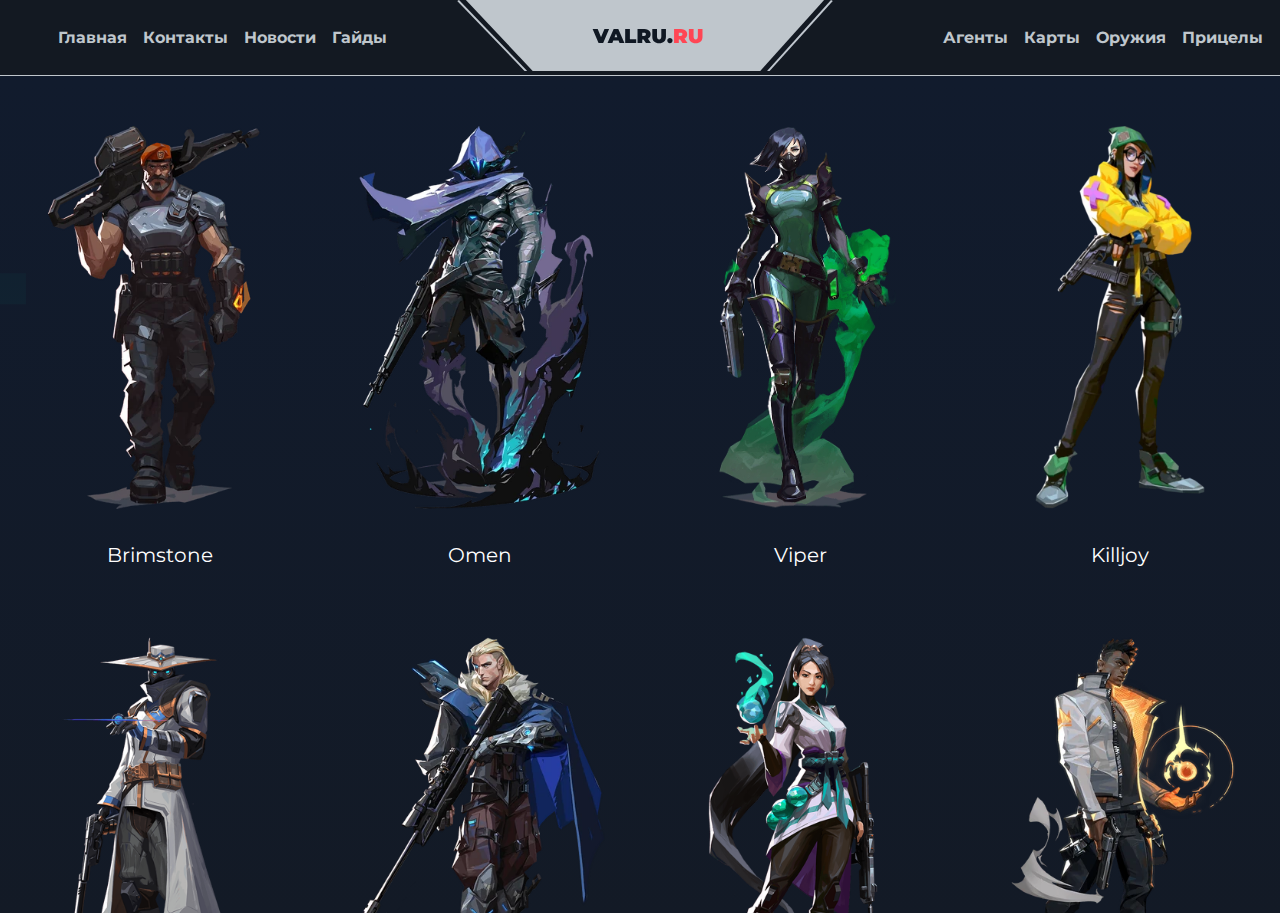
<file: agents/index.html>
<!doctype html>
<html lang="ru">
<head>
    <meta charset="UTF-8">
    <meta name="viewport"
          content="width=device-width, user-scalable=no, initial-scale=1.0, maximum-scale=1.0, minimum-scale=1.0">
    <meta http-equiv="X-UA-Compatible" content="ie=edge">
    <link rel="stylesheet" href="agents_valorant.css">
    <link rel="stylesheet" href="../header.css">
    <link rel="stylesheet" href="../footer.css">
    <link rel="preconnect" href="https://fonts.googleapis.com">
    <link rel="preconnect" href="https://fonts.gstatic.com" crossorigin>
    <link href="https://fonts.googleapis.com/css2?family=Montserrat:wght@400;700&display=swap" rel="stylesheet">
    <title>Агенты Valorant: изучение персонажей, их история, класс и многое другое.</title>
</head>
<body>
<!-- Yandex.Metrika counter -->
<script type="text/javascript" >
    (function(m,e,t,r,i,k,a){m[i]=m[i]||function(){(m[i].a=m[i].a||[]).push(arguments)};
        m[i].l=1*new Date();
        for (var j = 0; j < document.scripts.length; j++) {if (document.scripts[j].src === r) { return; }}
        k=e.createElement(t),a=e.getElementsByTagName(t)[0],k.async=1,k.src=r,a.parentNode.insertBefore(k,a)})
    (window, document, "script", "https://mc.yandex.ru/metrika/tag.js", "ym");

    ym(92430597, "init", {
        clickmap:true,
        trackLinks:true,
        accurateTrackBounce:true
    });
</script>
<noscript><div><img src="https://mc.yandex.ru/watch/92430597" style="position:absolute; left:-9999px;" alt="" /></div></noscript>
<!-- /Yandex.Metrika counter -->
<!-- Google tag (gtag.js) -->
<script async src="https://www.googletagmanager.com/gtag/js?id=G-844KLN6DTL"></script>
<script>
    window.dataLayer = window.dataLayer || [];
    function gtag(){dataLayer.push(arguments);}
    gtag('js', new Date());

    gtag('config', 'G-844KLN6DTL');
</script>
<header class='container_header'>
    <div class='header'>
        <div class='left_list'>
            <ul>
                <a href="../"><li>Главная</li></a>
                <a href="../contacts"><li>Контакты</li></a>
                <a href="../news"><li>Новости</li></a>
                <a href="../guides"><li>Гайды</li></a>
            </ul>
        </div>
        <div class='logo'>
            <a href='/'><img class='header_logo' src='../img/logo.svg' alt="logo"/></a>
        </div>
        <div class='mobileLogo'>
            <a href='./'><h1>VALRU.RU</h1></a>
        </div>
        <div class="right_list">
            <ul>
                <a href='./'><li>Агенты</li></a>
                <a href="../maps"><li>Карты</li></a>
                <a href='../weapons'><li>Оружия</li></a>
                <a href="../sights"><li>Прицелы</li></a>
            </ul>
        </div>
        <div class="menu-btn">
            <span></span>
            <span></span>
            <span></span>
        </div>
        <div class="menu">
            <nav>
                <ul>
                    <li><a href="../">Главная</a></li>
                    <li><a href="../contacts">Контакты</a></li>
                    <li><a href="../news">Новости</a></li>
                    <li><a href="../guides">Гайды</a></li>
                    <li><a href="./">Агенты</a></li>
                    <li><a href="../maps">Карты</a></li>
                    <li><a href="../weapons">Оружия</a></li>
                    <li><a href="../sights">Прицелы</a></li>
                </ul>
            </nav>
        </div>
    </div>
</header>
<div class='wrapper_agents'>
    <div class='container_items'>
        <div class='items element-animation'>
            <a href="#">
                <img width='250' src='../img/Brimstone.webp' alt="Brimstone"/>
                <p>Brimstone</p>
            </a>
        </div>
        <div class='items element-animation'>
            <a href="#">
                <img width='250' src='../img/Omen.webp' alt="Omen"/>
                <p>Omen</p>
            </a>
        </div>
        <div class='items element-animation'>
            <a href="#">
                <img width='250' src='../img/Viper.webp' alt="Viper"/>
                <p>Viper</p>
            </a>
        </div>
        <div class='items element-animation'>
            <a href="#">
                <img width='250' src='../img/Killjoy.png'} alt="Killjoy"/>
                <p>Killjoy</p>
            </a>
        </div>
        <div class='items element-animation'>
            <a href="#">
                <img width='250'} src='../img/Cypher.webp' alt="Cypher"/>
                <p>Cypher</p>
            </a>
        </div>
        <div class='items element-animation'>
            <a href="#">
                <img width='250' src='../img/Sova.webp' alt="Sova"/>
                <p>Sova</p>
            </a>
        </div>

        <div class='items element-animation'>
            <a href="#">
                <img width='250' src='../img/Sage.webp' alt="Sage"/>
                <p>Sage</p>
            </a>
        </div>
        <div class='items element-animation'>
            <a href="#">
                <img width='250' src='../img/Phoenix.webp' alt="Phoenix"/>
                <p>Phoenix</p>
            </a>
        </div>
        <div class='items element-animation'>
            <a href="#">
                <img width='250' src='../img/Jett.webp' alt="Jett"/>
                <p>Jett</p>
            </a>
        </div>
        <div class='items element-animation'>
            <a href="#">
                <img width='250' src='../img/Reyna.webp' alt="Reyna"/>
                <p>Reyna</p>
            </a>
        </div>
        <div class='items element-animation'>
            <a href="#">
                <img width='250' src='../img/Raze.webp' alt="Raze"/>
                <p>Raze</p>
            </a>
        </div>
        <div class='items element-animation'>
            <a href="#">
                <img width='250' src='../img/Breach.webp' alt="Breach"/>
                <p>Breach</p>
            </a>
        </div>
        <div class='items element-animation'>
            <a href="#">
                <img width='250' src='../img/Skye.webp' alt="Skye"/>
                <p>Skye</p>
            </a>
        </div>
        <div class='items element-animation'>
            <a href="#">
                <img width='250' src='../img/Yoru.webp'} alt="Yoru"/>
                <p>Yoru</p>
            </a>
        </div>
        <div class='items element-animation'>
            <a href="#">
                <img width='250' src='../img/Astra.png' alt="Astra"/>
                <p>Astra</p>
            </a>
        </div>
        <div class='items element-animation'>
            <a href="#">
                <img width='250' src='../img/KAYO.webp' alt="KAYO"/>
                <p>KAY/O</p>
            </a>
        </div>
        <div class='items element-animation'>
            <a href="#">
                <img width='250' src='../img/Chamber.webp' alt="Chamber"/>
                <p>Chamber</p>
            </a>
        </div>
        <div class='items element-animation'>
            <a href="#">
                <img width='250' src='../img/Neon.webp' alt="Neon"/>
                <p>Neon</p>
            </a>
        </div>
        <div class='items element-animation'>
            <a href="#">
                <img width='250' src='../img/Fade.webp' alt="Fade"/>
                <p>Fade</p>
            </a>
        </div>
    </div>
    <script src="../main.js"></script>
    <footer style="display: flex; justify-content: center">
        <div class="wrapper_footer">
            <p class="logo_footer">VALRU.<span>RU</span></p>
            <div class="description_footer">
                <div class="container_footer">
                    <a href="https://vk.com/valru_ru"><img width="40" src="../img/vk_icon.png" alt="ВКонтакте"></a>
                    <a href="https://t.me/k1la00"><img width="40" src="../img/tg_icon.png" alt="Телеграм"></a>
                </div>
                <div>
                    <p>© K1la Project — All Rights Reserved</p>
                </div>
            </div>
        </div>
    </footer>
</div>
</body>
</html>
</file>
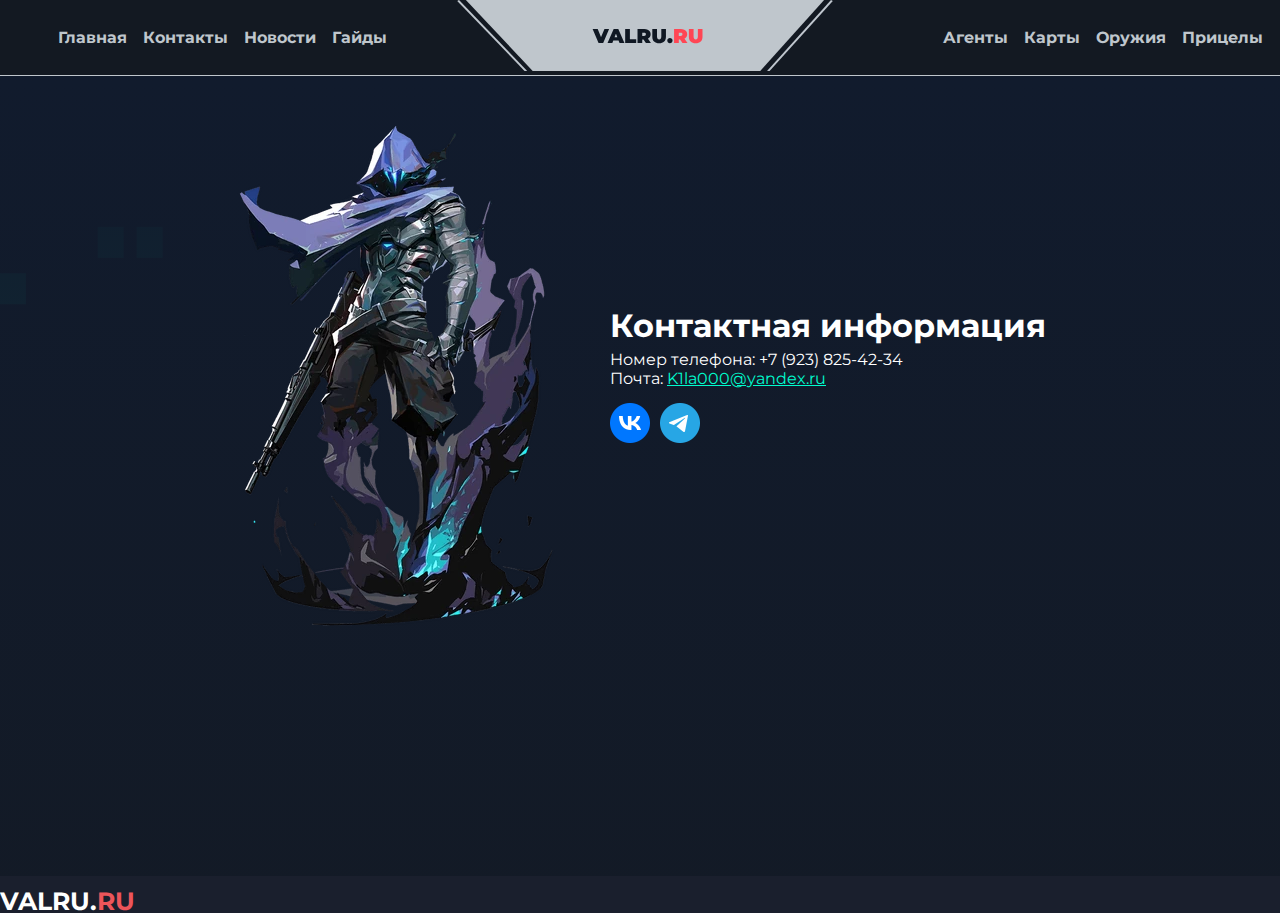
<file: contacts/index.html>
<!doctype html>
<html lang="ru">
<head>
    <meta charset="UTF-8">
    <meta name="viewport"
          content="width=device-width, user-scalable=no, initial-scale=1.0, maximum-scale=1.0, minimum-scale=1.0">
    <meta http-equiv="X-UA-Compatible" content="ie=edge">
    <link rel="stylesheet" href='../header.css'>
    <link rel="stylesheet" href="./contacts.css">
    <link rel="stylesheet" href="../footer.css">
    <link rel="preconnect" href="https://fonts.googleapis.com">
    <link rel="preconnect" href="https://fonts.gstatic.com" crossorigin>
    <link href="https://fonts.googleapis.com/css2?family=Montserrat:wght@400;700&display=swap" rel="stylesheet">
    <meta
            name="description"
            content="Контактная информация, если у вас появились вопросы или предложения, то пишите по почте, звоните по номеру телефона или напишите нам в нашу группу в ВКонтакте."
    />
    <title>Контактная информация: задать вопрос можно по почте или написать в поддержку в правом нижнем углу.</title>
</head>
<body>
<!-- Yandex.Metrika counter -->
<script type="text/javascript" >
    (function(m,e,t,r,i,k,a){m[i]=m[i]||function(){(m[i].a=m[i].a||[]).push(arguments)};
        m[i].l=1*new Date();
        for (var j = 0; j < document.scripts.length; j++) {if (document.scripts[j].src === r) { return; }}
        k=e.createElement(t),a=e.getElementsByTagName(t)[0],k.async=1,k.src=r,a.parentNode.insertBefore(k,a)})
    (window, document, "script", "https://mc.yandex.ru/metrika/tag.js", "ym");

    ym(92430597, "init", {
        clickmap:true,
        trackLinks:true,
        accurateTrackBounce:true
    });
</script>
<noscript><div><img src="https://mc.yandex.ru/watch/92430597" style="position:absolute; left:-9999px;" alt="" /></div></noscript>
<!-- /Yandex.Metrika counter -->
<!-- Google tag (gtag.js) -->
<script async src="https://www.googletagmanager.com/gtag/js?id=G-844KLN6DTL"></script>
<script>
    window.dataLayer = window.dataLayer || [];
    function gtag(){dataLayer.push(arguments);}
    gtag('js', new Date());

    gtag('config', 'G-844KLN6DTL');
</script>
<header class='container_header'>
    <div class='header'>
        <div class='left_list'>
            <ul>
                <a href="../"><li>Главная</li></a>
                <a href="./"><li>Контакты</li></a>
                <a href="../news"><li>Новости</li></a>
                <a href="../guides"><li>Гайды</li></a>
            </ul>
        </div>
        <div class='logo'>
            <a href='../'><img class='header_logo' src='../img/logo.svg' alt="logo"/></a>
        </div>
        <div class='mobileLogo'>
            <a href='../'><p>VALRU.RU</p></a>
        </div>
        <div class="right_list">
            <ul>
                <a href='../agents'><li>Агенты</li></a>
                <a href="../maps"><li>Карты</li></a>
                <a href='../weapons'><li>Оружия</li></a>
                <a href="../sights"><li>Прицелы</li></a>
            </ul>
        </div>
        <div class="menu-btn">
            <span></span>
            <span></span>
            <span></span>
        </div>
        <div class="menu">
            <nav>
                <ul>
                    <li><a href="../">Главная</a></li>
                    <li><a href="./">Контакты</a></li>
                    <li><a href="../news">Новости</a></li>
                    <li><a href="../guides">Гайды</a></li>
                    <li><a href="../agents">Агенты</a></li>
                    <li><a href="../maps">Карты</a></li>
                    <li><a href="../weapons">Оружия</a></li>
                    <li><a href="../sights">Прицелы</a></li>
                </ul>
            </nav>
        </div>
    </div>
</header>
<div class='wrapper_contacts'>
    <div class='wrapper_description element-animation'>
        <img width="326" src='../img/Omen.webp' alt="Omen"/>
        <div itemScope itemType="https://schema.org/Organization">
            <h1 style="margin-bottom: 5px">Контактная информация</h1>
            <p>Номер телефона: +7 (923) 825-42-34</p>
            <span>Почта: <a href='#'>K1la000@yandex.ru</a></span>
           <div class="social_media">
               <a href="https://vk.com/valru_ru"><img width="40" src="../img/vk_icon.png" alt="ВКонтакте"></a>
               <a href="https://t.me/k1la00"><img width="40" src="../img/tg_icon.png" alt="Телеграм"></a>
           </div>
        </div>
    </div>
    <footer style="display: flex; justify-content: center; margin-top: 200px">
        <div class="wrapper_footer">
            <p class="logo_footer">VALRU.<span>RU</span></p>
            <div class="description_footer">
                <div class="container_footer">
                    <a href="https://vk.com/valru_ru"><img width="40" src="../img/vk_icon.png" alt="ВКонтакте"></a>
                    <a href="https://t.me/k1la00"><img width="40" src="../img/tg_icon.png" alt="Телеграм"></a>
                </div>
                <div>
                    <p>© K1la Project — All Rights Reserved</p>
                </div>
            </div>
        </div>
    </footer>
</div>
<script src="../main.js"></script>
</body>
</html>
</file>
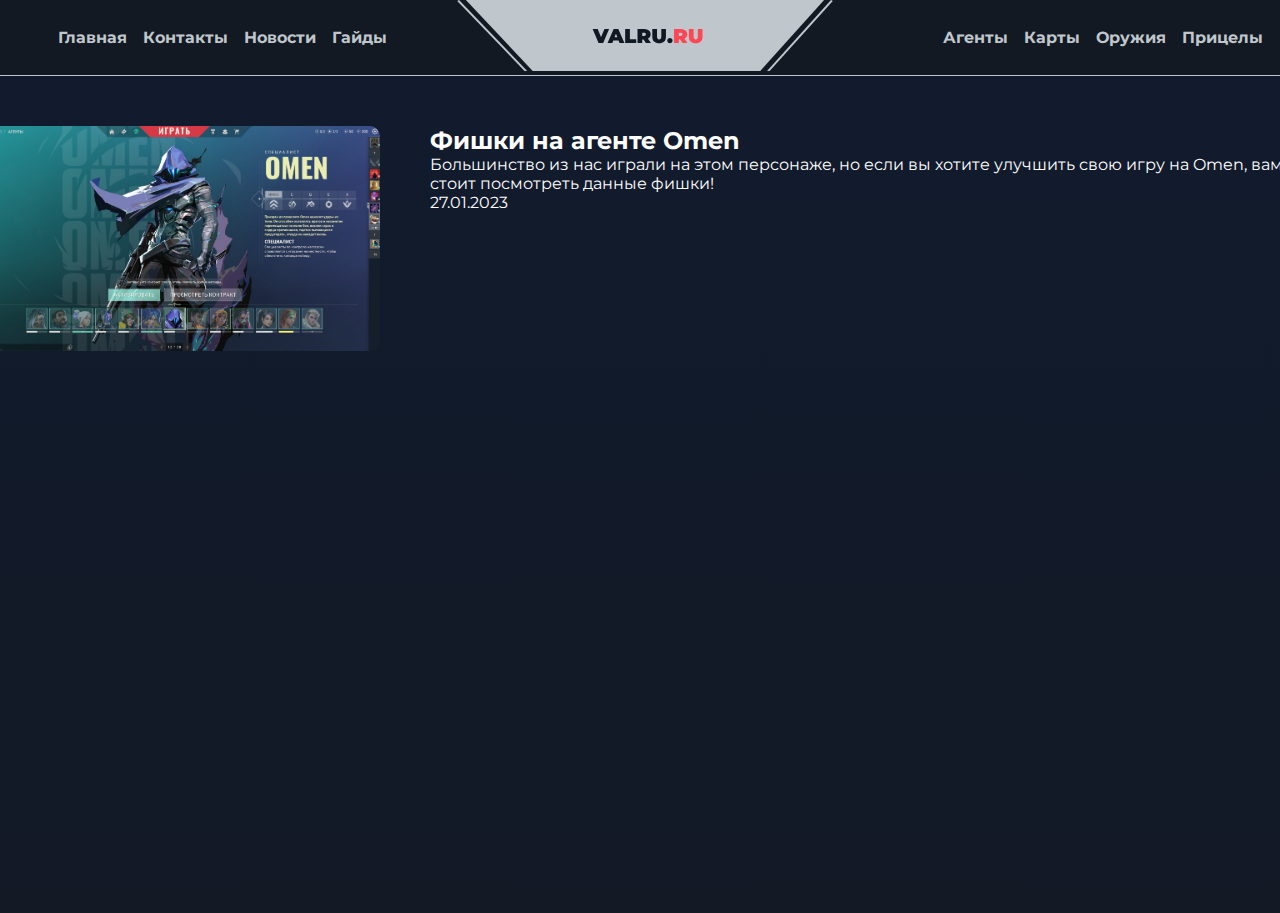
<file: guides/index.html>
<!doctype html>
<html lang="ru">
<head>
    <meta charset="UTF-8">
    <meta name="viewport"
          content="width=device-width, user-scalable=no, initial-scale=1.0, maximum-scale=1.0, minimum-scale=1.0">
    <meta http-equiv="X-UA-Compatible" content="ie=edge">
    <link rel="stylesheet" href='../header.css'>
    <link rel="stylesheet" href="./guidess.css">
    <link rel="preconnect" href="https://fonts.googleapis.com">
    <link rel="preconnect" href="https://fonts.gstatic.com" crossorigin>
    <link href="https://fonts.googleapis.com/css2?family=Montserrat:wght@400;700&display=swap" rel="stylesheet">
    <title>Свежие гайды valorant 2023: фишки агентов, баги, которое могут помочь в игре, прострелы на картах и многое другое.</title>
</head>
<body>
<!-- Yandex.Metrika counter -->
<script type="text/javascript" >
    (function(m,e,t,r,i,k,a){m[i]=m[i]||function(){(m[i].a=m[i].a||[]).push(arguments)};
        m[i].l=1*new Date();
        for (var j = 0; j < document.scripts.length; j++) {if (document.scripts[j].src === r) { return; }}
        k=e.createElement(t),a=e.getElementsByTagName(t)[0],k.async=1,k.src=r,a.parentNode.insertBefore(k,a)})
    (window, document, "script", "https://mc.yandex.ru/metrika/tag.js", "ym");

    ym(92430597, "init", {
        clickmap:true,
        trackLinks:true,
        accurateTrackBounce:true
    });
</script>
<noscript><div><img src="https://mc.yandex.ru/watch/92430597" style="position:absolute; left:-9999px;" alt="" /></div></noscript>
<!-- /Yandex.Metrika counter -->
<!-- Google tag (gtag.js) -->
<script async src="https://www.googletagmanager.com/gtag/js?id=G-844KLN6DTL"></script>
<script>
    window.dataLayer = window.dataLayer || [];
    function gtag(){dataLayer.push(arguments);}
    gtag('js', new Date());

    gtag('config', 'G-844KLN6DTL');
</script>
<header class='container_header'>
    <div class='header'>
        <div class='left_list'>
            <ul>
                <a href="../"><li>Главная</li></a>
                <a href="../contacts"><li>Контакты</li></a>
                <a href="../news"><li>Новости</li></a>
                <a href="./"><li>Гайды</li></a>
            </ul>
        </div>
        <div class='logo'>
            <a href='../'><img class='header_logo' src='../img/logo.svg' alt="logo"/></a>
        </div>
        <div class='mobileLogo'>
            <a href='../'><h1>VALRU.RU</h1></a>
        </div>
        <div class="right_list">
            <ul>
                <a href='../agents'><li>Агенты</li></a>
                <a href="../maps"><li>Карты</li></a>
                <a href='../weapons'><li>Оружия</li></a>
                <a href="../weapons"><li>Прицелы</li></a>
            </ul>
        </div>
        <div class="menu-btn">
            <span></span>
            <span></span>
            <span></span>
        </div>
        <div class="menu">
            <nav>
                <ul>
                    <li><a href="../">Главная</a></li>
                    <li><a href="../contacts">Контакты</a></li>
                    <li><a href="../news">Новости</a></li>
                    <li><a href="../guides">Гайды</a></li>
                    <li><a href="../agents">Агенты</a></li>
                    <li><a href="./">Карты</a></li>
                    <li><a href="../weapons">Оружия</a></li>
                    <li><a href="../sights">Прицелы</a></li>
                </ul>
            </nav>
        </div>
    </div>
</header>
<div class='wrapper_guides'>
    <div class='item_guides element-animation'>
        <div class='item_guide'>
            <a href="./guide_omen">
            <img width='400' height='225' src='../img/omen_phone.jpeg' alt="young player"/>
            <div class='guide_description'>
                <h2>Фишки на агенте Omen</h2>
                <p>Большинство из нас играли на этом персонаже, но если вы хотите улучшить свою игру на Omen, вам стоит посмотреть данные фишки!</p>
                <span>27.01.2023</span>
            </div>
            </a>
        </div>
    </div>
</div>
<script src="../main.js"></script>
</body>
</html>
</file>
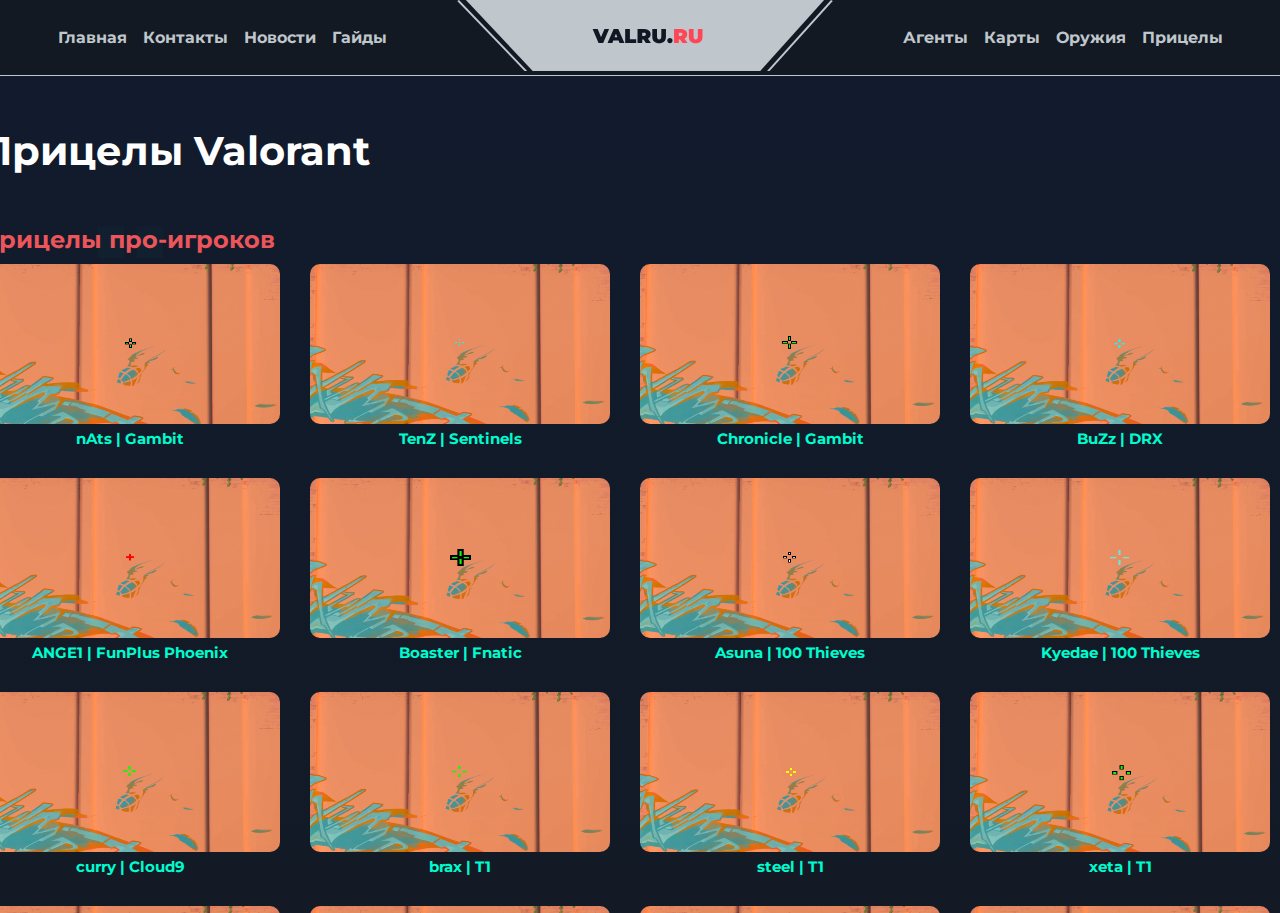
<file: sights/index.html>
<!doctype html>
<html lang="ru">
<head>
    <meta charset="UTF-8">
    <meta name="viewport"
          content="width=device-width, user-scalable=no, initial-scale=1.0, maximum-scale=1.0, minimum-scale=1.0">
    <meta http-equiv="X-UA-Compatible" content="ie=edge">
    <link rel="stylesheet" href='../header.css'>
    <link rel="stylesheet" href="../footer.css">
    <link rel="stylesheet" href="sights_valorant.css">
    <link rel="preconnect" href="https://fonts.googleapis.com">
    <link rel="preconnect" href="https://fonts.gstatic.com" crossorigin>
    <link href="https://fonts.googleapis.com/css2?family=Montserrat:wght@400;700&display=swap" rel="stylesheet">
    <title>Прицелы valorant 2023: только новые и лучшие прицелы, которые используют про игроки, стримеры и другие медиа личности.</title>
</head>
<body>
<!-- Yandex.Metrika counter -->
<script type="text/javascript" >
    (function(m,e,t,r,i,k,a){m[i]=m[i]||function(){(m[i].a=m[i].a||[]).push(arguments)};
        m[i].l=1*new Date();
        for (var j = 0; j < document.scripts.length; j++) {if (document.scripts[j].src === r) { return; }}
        k=e.createElement(t),a=e.getElementsByTagName(t)[0],k.async=1,k.src=r,a.parentNode.insertBefore(k,a)})
    (window, document, "script", "https://mc.yandex.ru/metrika/tag.js", "ym");

    ym(92430597, "init", {
        clickmap:true,
        trackLinks:true,
        accurateTrackBounce:true
    });
</script>
<noscript><div><img src="https://mc.yandex.ru/watch/92430597" style="position:absolute; left:-9999px;" alt="" /></div></noscript>
<!-- /Yandex.Metrika counter -->
<!-- Google tag (gtag.js) -->
<script async src="https://www.googletagmanager.com/gtag/js?id=G-844KLN6DTL"></script>
<script>
    window.dataLayer = window.dataLayer || [];
    function gtag(){dataLayer.push(arguments);}
    gtag('js', new Date());

    gtag('config', 'G-844KLN6DTL');
</script>
<header class='container_header'>
    <div class='header'>
        <div class='left_list'>
            <ul>
                <a href="../"><li>Главная</li></a>
                <a href="../contacts"><li>Контакты</li></a>
                <a href="../news"><li>Новости</li></a>
                <a href="../guides"><li>Гайды</li></a>
            </ul>
        </div>
        <div class='logo'>
            <a href='../'><img class='header_logo' src='../img/logo.svg' alt="logo"/></a>
        </div>
        <div class='mobileLogo'>
            <a href='../'><h1>VALRU.RU</h1></a>
        </div>
        <div class="right_list">
            <ul>
                <a href='../agents'><li>Агенты</li></a>
                <a href="../maps"><li>Карты</li></a>
                <a href='../weapons'><li>Оружия</li></a>
                <a href="./"><li>Прицелы</li></a>
            </ul>
        </div>
        <div class="menu-btn">
            <span></span>
            <span></span>
            <span></span>
        </div>
        <div class="menu">
            <nav>
                <ul>
                    <li><a href="../">Главная</a></li>
                    <li><a href="../contacts">Контакты</a></li>
                    <li><a href="../news">Новости</a></li>
                    <li><a href="../guides">Гайды</a></li>
                    <li><a href="../agents">Агенты</a></li>
                    <li><a href="../maps">Карты</a></li>
                    <li><a href="../weapons">Оружия</a></li>
                    <li><a href="./">Прицелы</a></li>
                </ul>
            </nav>
        </div>
    </div>
</header>
<div class='wrapper_sights'>
    <div class='all_sights'>
        <h1>Прицелы Valorant</h1>
        <h2>Прицелы про-игроков</h2>
        <div class="sights_container" id="sights_container">
            <div>
                <div class='sights_item container'>
                    <img width='300' height="160" src='../img/croshair_nats.png' alt="sight"/>
                    <div class="overlay">
                        <p class="copyText">0;P;c;1;o;1.000;m;1;0a;1.000;0l;2;0t;1;0o;2;0f;0;1b;0;1m;0;1f;0</p>
                    </div>
                </div>
                <h3>nAts | Gambit</h3>
            </div>
            <div>
                <div class='sights_item container'>
                    <img width='300' height="160" src='../img/croshair_tenz.png' alt="sight"/>
                    <div class="overlay">
                        <p class="copyText">0;P;c;5;h;0;d;1;z;1;m;1;0a;1.000;0l;2;0t;1;0o;2;1b;0;1m;0</p>
                    </div>
                </div>
                <h3>TenZ | Sentinels</h3>
            </div>
            <div>
                <div class='sights_item container'>
                    <img width='300' height="160" src='../img/crosshair_Chronicle.png' alt="sight"/>
                    <div class="overlay">
                        <p class="copyText">0;P;c;1;o;1.000;m;1;0a;1.000;0l;4;0t;1;0o;2;0f;0;1b;0;1m;0;1f;0</p>
                    </div>
                </div>
                <h3>Chronicle | Gambit</h3>
            </div>
            <div>
                <div class='sights_item container'>
                    <img width='300' height="160" src='../img/crosshair_BuZz.png' alt="sight"/>
                    <div class="overlay">
                        <p class="copyText">0;P;c;5;h;0;m;1;0a;1.000;0l;3;0o;2;0f;0;1b;0;1m;0;1f;0</p>
                    </div>
                </div>
                <h3>BuZz | DRX</h3>
            </div>
            <div>
                <div class='sights_item container'>
                    <img width='300' height="160" src='../img/crosshair_ANGE1.png' alt="sight"/>
                    <div class="overlay">
                        <p class="copyText">0;P;c;7;h;0;m;1;0a;1.000;0l;4;0o;0;0f;0;1b;0;1m;0;1f;0</p>
                    </div>
                </div>
                <h3>ANGE1 | FunPlus Phoenix</h3>
            </div>
            <div>
                <div class='sights_item container'>
                    <img width='300' height="160" src='../img/crosshair_Boaster%20.png' alt="sight"/>
                    <div class="overlay">
                        <p class="copyText">0;P;c;1;o;1.000;t;2;m;1;0a;1.000;0o;2;0f;0;1b;0;1m;0;1f;0</p>
                    </div>
                </div>
                <h3>Boaster | Fnatic</h3>
            </div>
            <div>
                <div class='sights_item container'>
                    <img width='300' height="160" src='../img/crosshair_asuna.png' alt="sight"/>
                    <div class="overlay">
                        <p class="copyText">0;P;o;1.000;m;1;0a;1.000;0l;2;0t;1;0f;0;1b;0;1m;0;1f;0</p>
                    </div>
                </div>
                <h3>Asuna | 100 Thieves</h3>
            </div>
            <div>
                <div class='sights_item container'>
                    <img width='300' height="160" src='../img/crosshair_%20Kyedae.png' alt="sight"/>
                    <div class="overlay">
                        <p class="copyText">0;P;c;5;h;0;m;1;0f;0;1b;0;1m;0;1f;0</p>
                    </div>
                </div>
                <h3>Kyedae | 100 Thieves
                </h3>
            </div>
            <div>
                <div class='sights_item container'>
                    <img width='300' height="160" src='../img/crosshair_curry.png' alt="sight"/>
                    <div class="overlay">
                        <p class="copyText">0;P;c;1;h;0;m;1;0a;1.000;0l;4;0o;2;0f;0;1b;0;1m;0;1f;0</p>
                    </div>
                </div>
                <h3>curry | Cloud9
                </h3>
            </div>
            <div>
                <div class='sights_item container'>
                    <img width='300' height="160" src='../img/crosshair_brax.png' alt="sight"/>
                    <div class="overlay">
                        <p class="copyText">0;P;c;1;h;0;m;1;0a;1.000;0l;4;0f;0;1b;0;1m;0;1f;0</p>
                    </div>
                </div>
                <h3>brax | T1
                </h3>
            </div>
            <div>
                <div class='sights_item container'>
                    <img width='300' height="160" src='../img/crosshair_steel.png' alt="sight"/>
                    <div class="overlay">
                        <p class="copyText">0;P;c;4;h;0;m;1;0a;1.000;0l;3;0o;2;0f;0;1b;0;1m;0;1f;0</p>
                    </div>
                </div>
                <h3>steel | T1
                </h3>
            </div>
            <div>
                <div class='sights_item container'>
                    <img width='300' height="160" src='../img/crosshair_xeta.png' alt="sight"/>
                    <div class="overlay">
                        <p class="copyText">0;P;c;1;o;1.000;m;1;0a;1.000;0l;3;0o;5;0f;0;1b;0;1m;0;1f;0</p>
                    </div>
                </div>
                <h3>xeta | T1
                </h3>
            </div>
            <div>
                <div class='sights_item container'>
                    <img width='300' height="160" src='../img/crosshair_Nadeshot.png' alt="sight"/>
                    <div class="overlay">
                        <p class="copyText">0;P;h;0;m;1;0a;1.000;0l;4;0o;0;0f;0;1b;0;1m;0;1f;0</p>
                    </div>
                </div>
                <h3>Nadeshot | 100 Thieves
                </h3>
            </div>
            <div>
                <div class='sights_item container'>
                    <img width='300' height="160" src='../img/crosshair_Corey.png' alt="sight"/>
                    <div class="overlay">
                        <p class="copyText">0;P;c;5;h;0;m;1;0a;1.000;0l;3;0o;2;0f;0;1b;0;1m;0;1f;0</p>
                    </div>
                </div>
                <h3>Corey | TSM
                </h3>
            </div>
            <div>
                <div class='sights_item container'>
                    <img width='300' height="160" src='../img/crosshair_al0rante.png' alt="sight"/>
                    <div class="overlay">
                        <p class="copyText">0;P;c;7;h;0;d;1;m;1;0a;1.000;0t;1;0o;2;0f;0;1b;0;1m;0;1f;0</p>
                    </div>
                </div>
                <h3>al0rante | MOUZ
                </h3>
            </div>
            <div>
                <div class='sights_item container'>
                    <img width='300' height="160" src='../img/crosshair_autimatic.png' alt="sight"/>
                    <div class="overlay">
                        <p class="copyText">0;P;c;1;h;0;m;1;0a;1.000;0l;4;0o;4;0f;0;1b;0;1m;0;1f;0</p>
                    </div>
                </div>
                <h3>autimatic | Evil Geniuses
                </h3>
            </div>
        </div>
    </div>
    <footer style="display: flex; justify-content: center">
        <div class="wrapper_footer">
            <p class="logo_footer">VALRU.<span>RU</span></p>
            <div class="description_footer">
                <div class="container_footer">
                    <a href="https://vk.com/valru_ru"><img width="40" src="../img/vk_icon.png" alt="ВКонтакте"></a>
                    <a href="https://t.me/k1la00"><img width="40" src="../img/tg_icon.png" alt="Телеграм"></a>
                </div>
                <div>
                    <p>© K1la Project — All Rights Reserved</p>
                </div>
            </div>
        </div>
    </footer>
</div>
<script src="./sights.js"></script>
<script src="../main.js"></script>
</body>
</html>
</file>
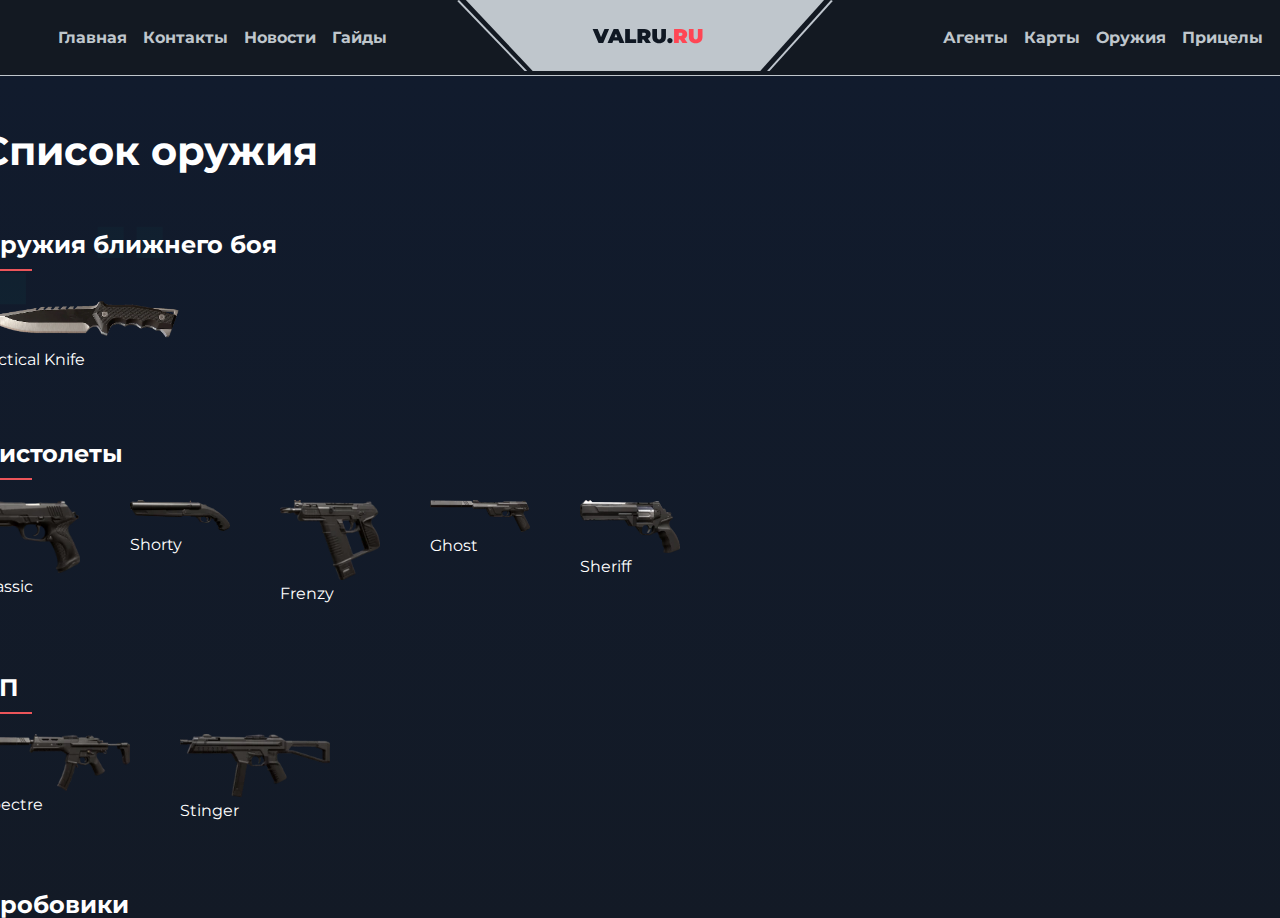
<file: weapons/index.html>
<!doctype html>
<html lang="ru">
<head>
    <meta charset="UTF-8">
    <meta name="viewport"
          content="width=device-width, user-scalable=no, initial-scale=1.0, maximum-scale=1.0, minimum-scale=1.0">
    <meta http-equiv="X-UA-Compatible" content="ie=edge">
    <link rel="stylesheet" href='../header.css'>
    <link rel="stylesheet" href="../footer.css">
    <link rel="stylesheet" href="weapon_valorant.css">
    <link rel="preconnect" href="https://fonts.googleapis.com">
    <link rel="preconnect" href="https://fonts.gstatic.com" crossorigin>
    <link href="https://fonts.googleapis.com/css2?family=Montserrat:wght@400;700&display=swap" rel="stylesheet">
    <title>Оружия valorant 2023: описание, скины</title>
</head>
<body>
<!-- Yandex.Metrika counter -->
<script type="text/javascript" >
    (function(m,e,t,r,i,k,a){m[i]=m[i]||function(){(m[i].a=m[i].a||[]).push(arguments)};
        m[i].l=1*new Date();
        for (var j = 0; j < document.scripts.length; j++) {if (document.scripts[j].src === r) { return; }}
        k=e.createElement(t),a=e.getElementsByTagName(t)[0],k.async=1,k.src=r,a.parentNode.insertBefore(k,a)})
    (window, document, "script", "https://mc.yandex.ru/metrika/tag.js", "ym");

    ym(92430597, "init", {
        clickmap:true,
        trackLinks:true,
        accurateTrackBounce:true
    });
</script>
<noscript><div><img src="https://mc.yandex.ru/watch/92430597" style="position:absolute; left:-9999px;" alt="" /></div></noscript>
<!-- /Yandex.Metrika counter -->

<!-- Google tag (gtag.js) -->
<script async src="https://www.googletagmanager.com/gtag/js?id=G-844KLN6DTL"></script>
<script>
    window.dataLayer = window.dataLayer || [];
    function gtag(){dataLayer.push(arguments);}
    gtag('js', new Date());

    gtag('config', 'G-844KLN6DTL');
</script>
<header class='container_header'>
    <div class='header'>
        <div class='left_list'>
            <ul>
                <a href="../"><li>Главная</li></a>
                <a href="../contacts"><li>Контакты</li></a>
                <a href="../news"><li>Новости</li></a>
                <a href="../guides"><li>Гайды</li></a>
            </ul>
        </div>
        <div class='logo'>
            <a href='../'><img class='header_logo' src='../img/logo.svg' alt="logo"/></a>
        </div>
        <div class='mobileLogo'>
            <a href='../'><h1>VALRU.RU</h1></a>
        </div>
        <div class="right_list">
            <ul>
                <a href='../agents'><li>Агенты</li></a>
                <a href="../maps"><li>Карты</li></a>
                <a href='./'><li>Оружия</li></a>
                <a href="../sights"><li>Прицелы</li></a>
            </ul>
        </div>
        <div class="menu-btn">
            <span></span>
            <span></span>
            <span></span>
        </div>
        <div class="menu">
            <nav>
                <ul>
                    <li><a href="../">Главная</a></li>
                    <li><a href="../contacts">Контакты</a></li>
                    <li><a href="../news">Новости</a></li>
                    <li><a href="../guides">Гайды</a></li>
                    <li><a href="../agents">Агенты</a></li>
                    <li><a href="../maps">Карты</a></li>
                    <li><a href="./">Оружия</a></li>
                    <li><a href="../sights">Прицелы</a></li>
                </ul>
            </nav>
        </div>
    </div>
</header>
<div class='wrapper_weapons'>
    <div class='all_cards_weapon'>
        <h1>Список оружия</h1>
        <div>
            <h2>Оружия ближнего боя</h2>
            <div style="border: 1px solid #ec555a; width: 50px"></div>
        <div class='card_weapon element-animation'>
            <a href="#">
                <img width='200' src="../img/TacticalKnife.webp" alt="Knife"/>
                <p>Tactical Knife</p>
            </a>
        </div>
        <h2 style="margin-top: 70px">Пистолеты</h2>
        <div style="border: 1px solid #ec555a; width: 50px"></div>
    <div class='card_weapon element-animation'>
        <a href="#">
            <img width='100' src='../img/Classic.webp' alt="Classic"/>
            <p>Classic</p>
        </a>
        <a href="#">
            <img width='100' src='../img/Shorty.webp' alt="Shorty"/>
            <p>Shorty</p>
        </a>
        <a href="#">
            <img width='100' src='../img/Frenzy.webp' alt="Frenzy"/>
            <p>Frenzy</p>
        </a>
        <a href="#">
            <img width='100' src='../img/Ghost.webp' alt="Ghost"/>
            <p>Ghost</p>
        </a>
        <a href="#">
            <img width='100' src='../img/Sheriff.webp' alt="Sheriff"/>
            <p>Sheriff</p>
        </a>
    </div>
    <h2 style="margin-top: 70px">ПП</h2>
    <div style="border: 1px solid #ec555a; width: 50px"></div>
<div class='card_weapon element-animation'>
    <a href="#">
        <img width='150' src='../img/Spectre.webp' alt="Spectre"/>
        <p>Spectre</p>
    </a>
    <a href="#">
        <img width='150' src='../img/Stinger.webp' alt="Stinger"/>
        <p>Stinger</p>
    </a>
</div>
<h2 style='margin-top: 70px'>Дробовики</h2>
<div style=' border: 1px solid #ec555a; width: 50px'></div>
<div class='card_weapon element-animation'>
    <a href="#">
        <img width='150' src='../img/Bucky.webp' alt="Bucky"/>
        <p>Bucky</p>
    </a>
    <a href="#">
        <img width='150' src='../img/Judge.webp' alt="Judge"/>
        <p>Judge</p>
    </a>
</div>
<h2 style="margin-top: 70px">Штурмовые винтовки</h2>
<div style="border: 1px solid #ec555a; width: 50px"></div>
<div class='card_weapon element-animation'>
    <a href="#">
        <img width='150' src='../img/Bulldog.webp' alt="Bulldog"/>
        <p>Bulldog</p>
    </a>
    <a href="#">
        <img width='150' src='../img/Guardian.webp' alt="Guardian"/>
        <p>Guardian</p>
    </a>
    <a href="#">
        <img width='150' src='../img/Phantom.webp' alt="Phantom"/>
        <p>Phantom</p>
    </a>
    <a href="#">
        <img width='150' src='../img/Vandal.webp' alt="Vandal"/>
        <p>Vandal</p>
    </a>
</div>
<h2 style="margin-top: 70px">Пулеметы</h2>
<div style="border: 1px solid #ec555a; width: 50px "></div>
<div class='card_weapon element-animation'>
    <a href="#">
        <img width='150' src='../img/Ares.webp' alt="Ares"/>
        <p>Ares</p>
    </a>
    <a href="#">
        <img width='150' src='../img/Odin.webp' alt="Odin"/>
        <p>Odin</p>
    </a>
</div>
</div>
</div>
    <footer style="display: flex; justify-content: center">
        <div class="wrapper_footer">
            <p class="logo_footer">VALRU.<span>RU</span></p>
            <div class="description_footer">
                <div class="container_footer">
                    <a href="https://vk.com/valru_ru"><img width="40" src="../img/vk_icon.png" alt="ВКонтакте"></a>
                    <a href="https://t.me/k1la00"><img width="40" src="../img/tg_icon.png" alt="Телеграм"></a>
                </div>
                <div>
                    <p>© K1la Project — All Rights Reserved</p>
                </div>
            </div>
        </div>
    </footer>
</div>
<script src="../main.js"></script>
</body>
</html>
</file>
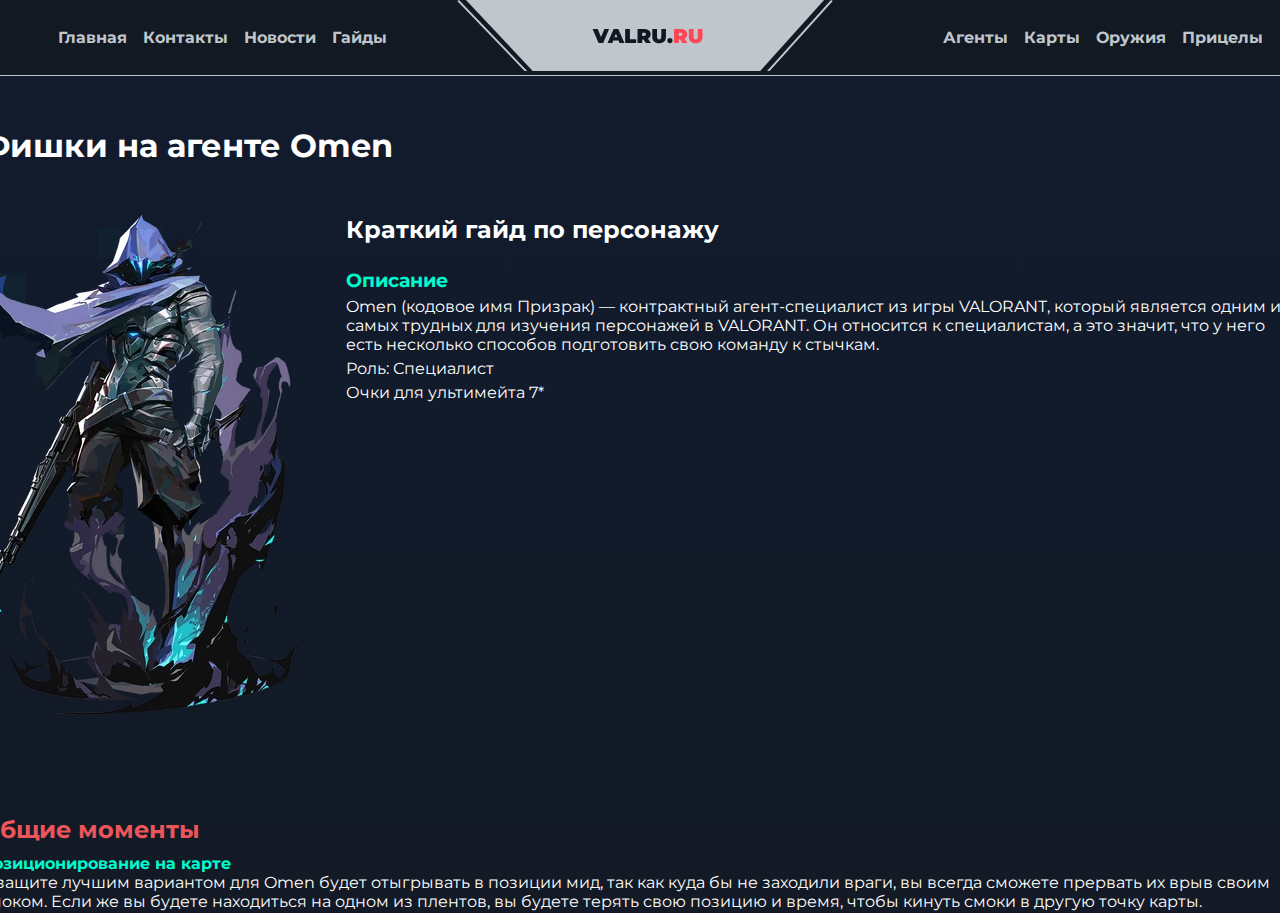
<file: guides/guide_omen/index.html>
<!doctype html>
<html lang="ru">
<head>
    <meta charset="UTF-8">
    <meta name="viewport"
          content="width=device-width, user-scalable=no, initial-scale=1.0, maximum-scale=1.0, minimum-scale=1.0">
    <meta http-equiv="X-UA-Compatible" content="ie=edge">
    <link rel="stylesheet" href='../../header.css'>
    <link rel="stylesheet" href="guide_omen.css">
    <link rel="stylesheet" href="../../footer.css">
    <link rel="preconnect" href="https://fonts.googleapis.com">
    <link rel="preconnect" href="https://fonts.gstatic.com" crossorigin>
    <link href="https://fonts.googleapis.com/css2?family=Montserrat:wght@400;700&display=swap" rel="stylesheet">
    <meta
            name="description"
            content="Полезный гайд на Omen: фишки, умения, позиционирование агента"
    />
    <meta
            name="keywords"
            content="гайд на Omen, гайд на омена, валорант гайд, valorant гай на омена"
    />
    <title>Гайд на Omen: фишки, позиционирование, умения агента</title>
</head>
<body>
<!-- Yandex.Metrika counter -->
<script type="text/javascript" >
    (function(m,e,t,r,i,k,a){m[i]=m[i]||function(){(m[i].a=m[i].a||[]).push(arguments)};
        m[i].l=1*new Date();
        for (var j = 0; j < document.scripts.length; j++) {if (document.scripts[j].src === r) { return; }}
        k=e.createElement(t),a=e.getElementsByTagName(t)[0],k.async=1,k.src=r,a.parentNode.insertBefore(k,a)})
    (window, document, "script", "https://mc.yandex.ru/metrika/tag.js", "ym");

    ym(92430597, "init", {
        clickmap:true,
        trackLinks:true,
        accurateTrackBounce:true
    });
</script>
<noscript><div><img src="https://mc.yandex.ru/watch/92430597" style="position:absolute; left:-9999px;" alt="" /></div></noscript>
<!-- /Yandex.Metrika counter -->
<!-- Google tag (gtag.js) -->
<script async src="https://www.googletagmanager.com/gtag/js?id=G-844KLN6DTL"></script>
<script>
    window.dataLayer = window.dataLayer || [];
    function gtag(){dataLayer.push(arguments);}
    gtag('js', new Date());

    gtag('config', 'G-844KLN6DTL');
</script>
<header class='container_header'>
    <div class='header'>
        <div class='left_list'>
            <ul>
                <a href="../../"><li>Главная</li></a>
                <a href="../../contacts"><li>Контакты</li></a>
                <a href="../../news"><li>Новости</li></a>
                <a href="../../guides"><li>Гайды</li></a>
            </ul>
        </div>
        <div class='logo'>
            <a href='../../'><img class='header_logo' src='../../img/logo.svg' alt="logo"/></a>
        </div>
        <div class='mobileLogo'>
            <a href='../../'><h1>VALRU.RU</h1></a>
        </div>
        <div class="right_list">
            <ul>
                <a href='../../agents'><li>Агенты</li></a>
                <a href="../../maps"><li>Карты</li></a>
                <a href='../../weapons'><li>Оружия</li></a>
                <a href="../../sights"><li>Прицелы</li></a>
            </ul>
        </div>
        <div class="menu-btn">
            <span></span>
            <span></span>
            <span></span>
        </div>
        <div class="menu">
            <nav>
                <ul>
                    <li><a href="../../">Главная</a></li>
                    <li><a href="../../contacts">Контакты</a></li>
                    <li><a href="../../news">Новости</a></li>
                    <li><a href="../../guides">Гайды</a></li>
                    <li><a href="../../agents">Агенты</a></li>
                    <li><a href="../../maps">Карты</a></li>
                    <li><a href="../../weapons">Оружия</a></li>
                    <li><a href="../../sights">Прицелы</a></li>
                </ul>
            </nav>
        </div>
    </div>
</header>
<div class='wrapper_guide_omen'>
    <div class='guide_omen'>
        <h1>Фишки на агенте Omen</h1>
       <div class="container_guide_omen">
           <div class='agent_info'>
               <img width='400' src="../../img/Omen.webp" alt="Omen_phone"/>
               <div class='guide_description'>
                   <h2>Краткий гайд по персонажу</h2>
                   <h3 style='margin-top: 20px'>Описание</h3>
                   <p>Omen (кодовое имя Призрак) — контрактный агент-специалист из игры VALORANT, который является одним из самых трудных для изучения персонажей в VALORANT. Он относится к специалистам, а это значит, что у него есть несколько способов подготовить свою команду к стычкам.</p>
                   <p>Роль: Специалист</p>
                   <p>Очки для ультимейта 7*</p>
               </div>
           </div>
           <div class="generalPoints">
               <h2 style="margin-bottom: 10px">Общие моменты</h2>
               <h4>Позиционирование на карте</h4>
               <p style="margin-bottom: 10px">В защите лучшим вариантом для Omen будет отыгрывать в позиции мид, так как куда бы не заходили враги, вы всегда сможете прервать их врыв своим смоком. Если же вы будете находиться на одном из плентов, вы будете терять свою позицию и время, чтобы кинуть смоки в другую точку карты.</p>
                   <h4>Умение - Темный покров</h4>
                   <p style="margin-bottom: 10px">Время перезарядки начинается только тогда, когда не хватает хотя бы одного смока, поэтому в нулевую секунду стоит откинуть смок в один из плентов или же на мид, а оставшийся кинуть уже по инфе. Таким образом, враги могут начать простреливать в дым, а вы получите инфу о них.</p>
                   <h4>Умение - Скрытый шаг</h4>
                   <p style="margin-bottom: 10px">Правильное использование скрытого шага. Не рекомендуем использовать его откровенно нагло. Это может работать на рангах до серебра, но ранги выше услышат это умения и точно будут ожидать. Идеальное использование скрытого шага - два раза подряд. Сначала под свой смок далеко вперед, затем сразу же в самый дальний угол плента. Да, это может проверяться, но представьте, вы с командой пушите плент, кидаете телепорт за спину и отворачиваться от основных сил противников вряд-ли кто то захочет.</p>
                   <h4>Умение - Паранойя</h4>
                   <p style="margin-bottom: 10px">Будьте аккуратнее с использованием умения - Паранойя, если вы попадаете ею во врага, он постарается сразу сблизиться с вами, ведь это не флешка - шаги приглушенно, но слышно и на коротких расстояниях вас будет видно.</p>
                   <h4>Ультимейт Omen</h4>
                   <p style="margin-bottom: 5px">Защита: представьте, идет нереальный пуш от противников противоположной точки и надо срочно помочь. Ни в коем случае не телепортируйся за спину - это бесполезно, ведь противники уже займут ключевые позиции, закроют сайт смоками и в таком ретейке не будет никакой пользы. Телепортируйся прямо к союзникам, в ту позицию, с которой будет удобно принимать противников.</p>
                   <p>Атака: вы можете просто телепортироваться прямо в плент и просто спалить все позиции врага, чтобы потом закидать, гранатами, флешками и смоками. Еще один рисковый вариант, телепортироваться прямо в свой смок, в самый темный угол карты, могут протекать, ничего страшного, просто отмени телепорт, но если все удастся, главное правильно им воспользоваться.</p>
           </div>
           <div class="adviсe generalPoints">
               <h2 style="margin-bottom: 10px">Советы</h2>
               <h4>Смотрите в противоположную сторону при использовании Скрытого шага</h4>
               <p>При использовании умения - Скрытый шаг, всегда смотрите в противоположную сторону от той позиции, куда вы хотите навести свой прицел. Если же этого не далать, вы будете смотреть в эту позицию спиной.</p>
           </div>
       </div>
    </div>
    <footer style="display: flex; justify-content: center">
        <div class="wrapper_footer">
            <p class="logo_footer">VALRU.<span>RU</span></p>
            <div class="description_footer">
                <div class="container_footer">
                    <a href="https://vk.com/valru_ru"><img width="40" src="../../img/vk_icon.png" alt="ВКонтакте"></a>
                    <a href="https://t.me/k1la00"><img width="40" src="../../img/tg_icon.png" alt="Телеграм"></a>
                </div>
                <div>
                    <p>© K1la Project — All Rights Reserved</p>
                </div>
            </div>
        </div>
    </footer>
</div>
<script src="../../main.js"></script>
</body>
</html>
</file>
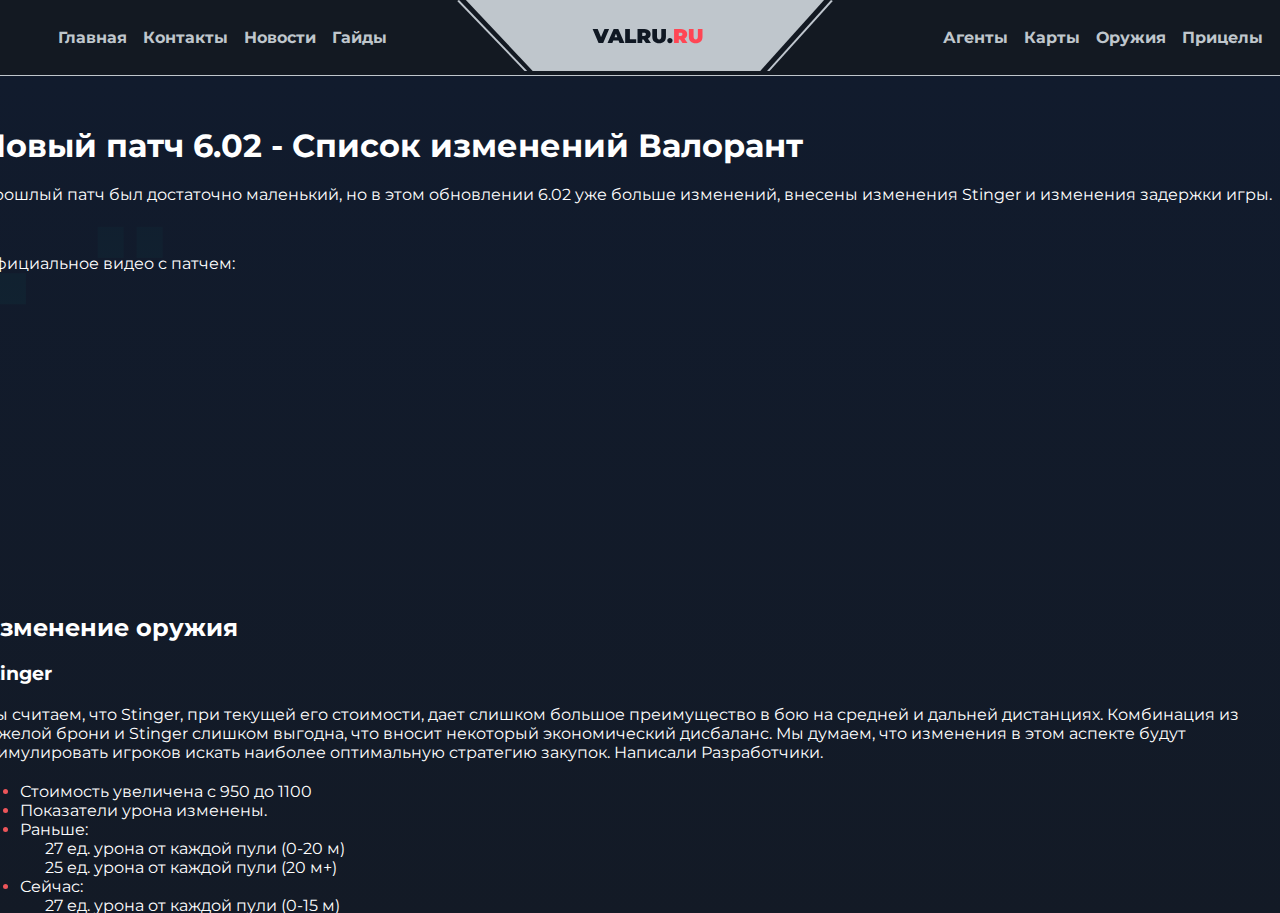
<file: news/news_patch/index.html>
<!doctype html>
<html lang="ru">
<head>
    <meta charset="UTF-8">
    <meta name="viewport"
          content="width=device-width, user-scalable=no, initial-scale=1.0, maximum-scale=1.0, minimum-scale=1.0">
    <meta http-equiv="X-UA-Compatible" content="ie=edge">
    <link rel="stylesheet" href='../../header.css'>
    <link rel="stylesheet" href="../items.css">
    <link rel="stylesheet" href="../../footer.css">
    <link rel="preconnect" href="https://fonts.googleapis.com">
    <link rel="preconnect" href="https://fonts.gstatic.com" crossorigin>
    <link href="https://fonts.googleapis.com/css2?family=Montserrat:wght@400;700&display=swap" rel="stylesheet">
    <title>Новый патч 6.02 - Список изменений Валорант, исправление багов персонажей, оружия и карт, а также различные улучшения.</title>
</head>
<body>
<!-- Yandex.Metrika counter -->
<script type="text/javascript" >
    (function(m,e,t,r,i,k,a){m[i]=m[i]||function(){(m[i].a=m[i].a||[]).push(arguments)};
        m[i].l=1*new Date();
        for (var j = 0; j < document.scripts.length; j++) {if (document.scripts[j].src === r) { return; }}
        k=e.createElement(t),a=e.getElementsByTagName(t)[0],k.async=1,k.src=r,a.parentNode.insertBefore(k,a)})
    (window, document, "script", "https://mc.yandex.ru/metrika/tag.js", "ym");

    ym(92430597, "init", {
        clickmap:true,
        trackLinks:true,
        accurateTrackBounce:true
    });
</script>
<noscript><div><img src="https://mc.yandex.ru/watch/92430597" style="position:absolute; left:-9999px;" alt="" /></div></noscript>
<!-- /Yandex.Metrika counter -->
<!-- Google tag (gtag.js) -->
<script async src="https://www.googletagmanager.com/gtag/js?id=G-844KLN6DTL"></script>
<script>
    window.dataLayer = window.dataLayer || [];
    function gtag(){dataLayer.push(arguments);}
    gtag('js', new Date());

    gtag('config', 'G-844KLN6DTL');
</script>
<header class='container_header'>
    <div class='header'>
        <div class='left_list'>
            <ul>
                <a href="../../"><li>Главная</li></a>
                <a href="../../contacts"><li>Контакты</li></a>
                <a href="../../news"><li>Новости</li></a>
                <a href="../../guides"><li>Гайды</li></a>
            </ul>
        </div>
        <div class='logo'>
            <a href='../../'><img class='header_logo' src='../../img/logo.svg' alt="logo"/></a>
        </div>
        <div class='mobileLogo'>
            <a href='../../'><h1>VALRU.RU</h1></a>
        </div>
        <div class="right_list">
            <ul>
                <a href='../../agents'><li>Агенты</li></a>
                <a href="../../maps"><li>Карты</li></a>
                <a href='../../weapons'><li>Оружия</li></a>
                <a href="../../sights"><li>Прицелы</li></a>
            </ul>
        </div>
        <div class="menu-btn">
            <span></span>
            <span></span>
            <span></span>
        </div>
        <div class="menu">
            <nav>
                <ul>
                    <li><a href="../../">Главная</a></li>
                    <li><a href="../../contacts">Контакты</a></li>
                    <li><a href="../../news">Новости</a></li>
                    <li><a href="../../guides">Гайды</a></li>
                    <li><a href="../../agents">Агенты</a></li>
                    <li><a href="../../maps">Карты</a></li>
                    <li><a href="../../weapons">Оружия</a></li>
                    <li><a href="../../sights">Прицелы</a></li>
                </ul>
            </nav>
        </div>
    </div>
</header>
<div class='wrapper_content'>
    <div class='content'>
        <h1>Новый патч 6.02 - Список изменений Валорант</h1>
        <p>Прошлый патч был достаточно маленький, но в этом обновлении 6.02 уже больше изменений, внесены изменения Stinger и изменения задержки игры. </p>
        <div class='video'>
            <p>Официальное видео с патчем:</p>
            <iframe width="560" height="315" src="https://www.youtube.com/embed/vfp1L-v9ndY"
                    title="YouTube video player" frameBorder="0"
                    allow="accelerometer; autoplay; clipboard-write; encrypted-media; gyroscope; picture-in-picture; web-share"
                    allowFullScreen>
            </iframe>
        </div>
        <h2>Изменение оружия</h2>
        <h3>Stinger</h3>
        <p>Мы считаем, что Stinger, при текущей его стоимости, дает слишком большое преимущество в бою на средней и дальней дистанциях. Комбинация из тяжелой брони и Stinger слишком выгодна, что вносит некоторый экономический дисбаланс. Мы думаем, что изменения в этом аспекте будут стимулировать игроков искать наиболее оптимальную стратегию закупок. Написали Разработчики.</p>
        <ul>
            <li><span>Стоимость увеличена с 950 до 1100</span></li>
            <li><span>Показатели урона изменены.</span></li>
            <li><span>
                        Раньше:
                        <div>
                            <p style='padding-left: 25px'>27 ед. урона от каждой пули (0-20 м)</p>
                            <p style='padding-left: 25px'>25 ед. урона от каждой пули (20 м+)</p>
                        </div>
                    </span>
            </li>
            <li><span>
                        Сейчас:
                        <div>
                            <p style='padding-left: 25px'>27 ед. урона от каждой пули (0-15 м)</p>
                            <p style='padding-left: 25px'>23 ед. урона от каждой пули (15 м+)</p>
                        </div>
                    </span>
            </li>
        </ul>
        <h2>Исправления ошибок</h2>
        <h3>Агенты</h3>
        <ul>
            <li><span>Скорее всего, мы исключили ошибку, из-за которой умение KAY/O «ЭПИ/центр» (E) неправильно показывало противников, которых оно подавляет. Если вы заметите, что ошибка все еще возникает, сообщите нам.</span></li>
            <li><span>Улучшена траектория «Бомботрона» Raze (C) при преследовании противника. Теперь он лучше прыгает на небольшую высоту и двигается более плавно.</span></li>
            <li><span>Исправлена ошибка, из-за которой «Бомботрон» (C) застревал в стене и начинал трястись, издавая громкий звук. Теперь он будет отскакивать от стены, как и полагается.</span></li>
            <li><span>Исправлена ошибка, из-за которой «Приманка» Yoru (C) иногда застревала в воздухе в различных точках карт.</span></li>
            <li><span>Исправлена ошибка, из-за которой «Нейрокража» Cypher (X) раскрывала местоположение врагов только один раз, если во время предыдущего использования этого умения Cypher погибал или начинался следующий раунд.</span></li>
            <li><span>Исправлена ошибка, из-за которой раскрытие местоположения врагов умением «Нейрокража» Cypher (X) прерывалось, если Cypher погибал после использования умения.</span></li>
        </ul>
        <h3>Карты</h3>
        <ul>
            <li><span>Теперь звук прыжка игроков с платформы на точке B карты Lotus к фонтану не слышен.</span></li>
            <li><span>Снова уменьшена громкость поворота двери на Lotus (мы уже уменьшали ее в патче 6.01).</span></li>
            <li><span>Теперь дверь на Lotus вращается более плавно, когда игрок стоит рядом с ней.</span></li>
            <li><span>Исправлена ошибка, из-за которой игроки появлялись не на той стороне барьера у точки C на карте Lotus, если стояли в проеме вращающейся двери в конце раунда.</span></li>
            <li><span>Исправлена ошибка, из-за которой значок «Пол Делманн» на Fracture иногда зависал на экране после завершения фазы покупок.</span></li>
        </ul>
        <h3>Оружие</h3>
        <ul>
            <li><span>Исправлена ошибка, из-за которой звук перезарядки Frenzy и Bulldog при виде от третьего лица был тише, чем у остального оружия.</span></li>
        </ul>
        <h3>Социальные возможности</h3>
        <ul>
            <li><span>Исправлена ошибка, из-за которой голосовой чат переставал работать, если игрок отключался от сети менее чем на 60 секунд.</span></li>
            <li><span>Если интернет отключается не более чем на 60 секунд, вы можете снова подключиться к голосовому чату, не перезапуская игру.</span></li>
        </ul>
    </div>
    <footer style="display: flex; justify-content: center">
        <div class="wrapper_footer">
            <p class="logo_footer">VALRU.<span>RU</span></p>
            <div class="description_footer">
                <div class="container_footer">
                    <a href="https://vk.com/valru_ru"><img width="40" src="../../img/vk_icon.png" alt="ВКонтакте"></a>
                    <a href="https://t.me/k1la00"><img width="40" src="../../img/tg_icon.png" alt="Телеграм"></a>
                </div>
                <div>
                    <p>© K1la Project — All Rights Reserved</p>
                </div>
            </div>
        </div>
    </footer>
</div>
<script src="../../main.js"></script>
</body>
</html>
</file>
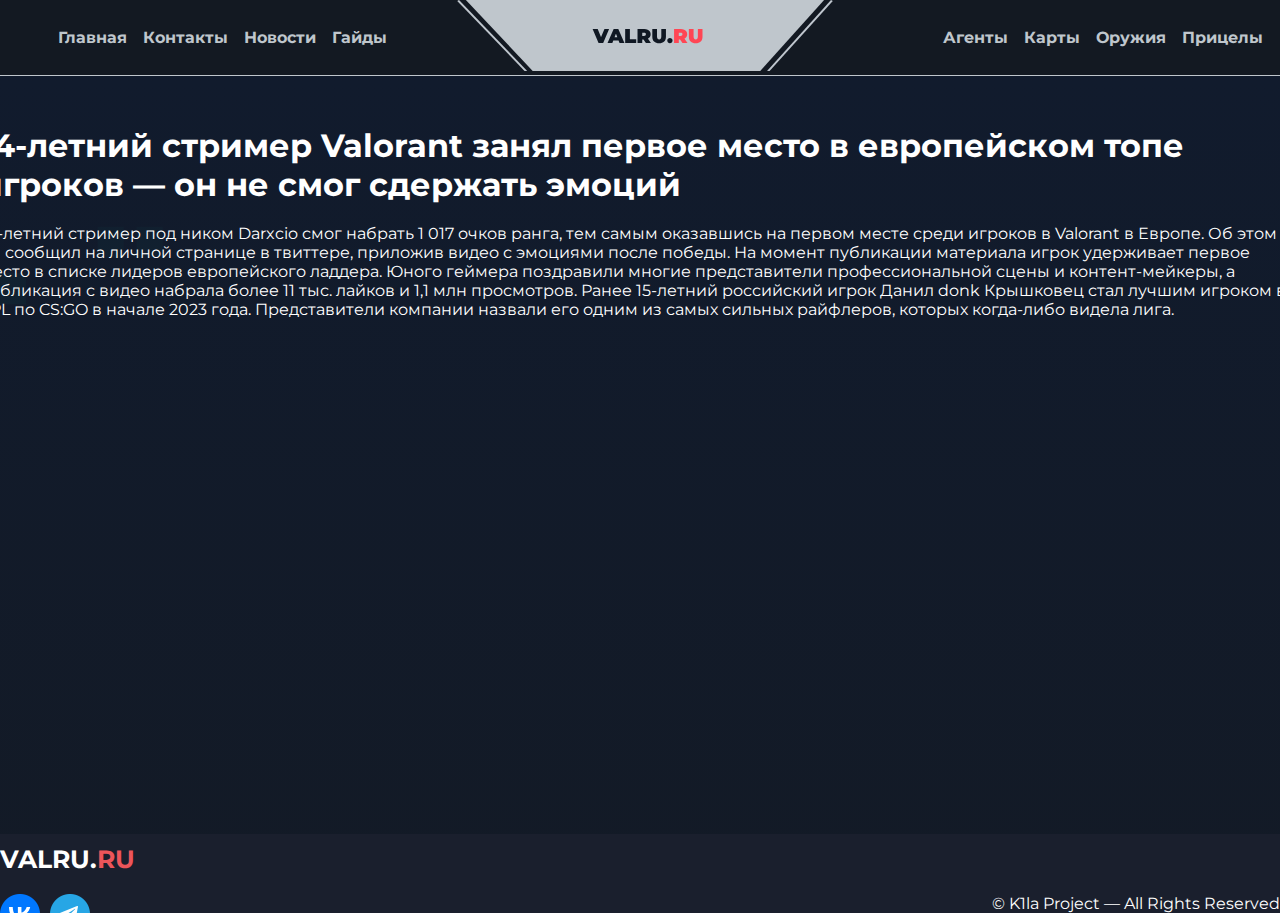
<file: news/news_youngPlayer/index.html>
<!doctype html>
<html lang="ru">
<head>
    <meta charset="UTF-8">
    <meta name="viewport"
          content="width=device-width, user-scalable=no, initial-scale=1.0, maximum-scale=1.0, minimum-scale=1.0">
    <meta http-equiv="X-UA-Compatible" content="ie=edge">
    <link rel="stylesheet" href='../../header.css'>
    <link rel="stylesheet" href="../items.css">
    <link rel="stylesheet" href="../../footer.css">
    <link rel="preconnect" href="https://fonts.googleapis.com">
    <link rel="preconnect" href="https://fonts.gstatic.com" crossorigin>
    <link href="https://fonts.googleapis.com/css2?family=Montserrat:wght@400;700&display=swap" rel="stylesheet">
    <title>14-летний стример Valorant занял первое место в европейском топе игроков — он не смог сдержать эмоций</title>
</head>
<body>
<!-- Yandex.Metrika counter -->
<script type="text/javascript" >
    (function(m,e,t,r,i,k,a){m[i]=m[i]||function(){(m[i].a=m[i].a||[]).push(arguments)};
        m[i].l=1*new Date();
        for (var j = 0; j < document.scripts.length; j++) {if (document.scripts[j].src === r) { return; }}
        k=e.createElement(t),a=e.getElementsByTagName(t)[0],k.async=1,k.src=r,a.parentNode.insertBefore(k,a)})
    (window, document, "script", "https://mc.yandex.ru/metrika/tag.js", "ym");

    ym(92430597, "init", {
        clickmap:true,
        trackLinks:true,
        accurateTrackBounce:true
    });
</script>
<noscript><div><img src="https://mc.yandex.ru/watch/92430597" style="position:absolute; left:-9999px;" alt="" /></div></noscript>
<!-- /Yandex.Metrika counter -->
<!-- Google tag (gtag.js) -->
<script async src="https://www.googletagmanager.com/gtag/js?id=G-844KLN6DTL"></script>
<script>
    window.dataLayer = window.dataLayer || [];
    function gtag(){dataLayer.push(arguments);}
    gtag('js', new Date());

    gtag('config', 'G-844KLN6DTL');
</script>
<header class='container_header'>
    <div class='header'>
        <div class='left_list'>
            <ul>
                <a href="../../"><li>Главная</li></a>
                <a href="../../contacts"><li>Контакты</li></a>
                <a href="../../news"><li>Новости</li></a>
                <a href="../../guides"><li>Гайды</li></a>
            </ul>
        </div>
        <div class='logo'>
            <a href='../../'><img class='header_logo' src='../../img/logo.svg' alt="logo"/></a>
        </div>
        <div class='mobileLogo'>
            <a href='../../'><h1>VALRU.RU</h1></a>
        </div>
        <div class="right_list">
            <ul>
                <a href='../../agents'><li>Агенты</li></a>
                <a href="../../maps"><li>Карты</li></a>
                <a href='../../weapons'><li>Оружия</li></a>
                <a href="../../sights"><li>Прицелы</li></a>
            </ul>
        </div>
        <div class="menu-btn">
            <span></span>
            <span></span>
            <span></span>
        </div>
        <div class="menu">
            <nav>
                <ul>
                    <li><a href="../../">Главная</a></li>
                    <li><a href="../../contacts">Контакты</a></li>
                    <li><a href="../../news">Новости</a></li>
                    <li><a href="../../guides">Гайды</a></li>
                    <li><a href="../../agents">Агенты</a></li>
                    <li><a href="../../maps">Карты</a></li>
                    <li><a href="../../weapons">Оружия</a></li>
                    <li><a href="../../sights">Прицелы</a></li>
                </ul>
            </nav>
        </div>
    </div>
</header>
<div class='wrapper_content'>
    <div class='content'>
        <h1>14-летний стример Valorant занял первое место в европейском топе игроков — он не смог сдержать эмоций</h1>
        <p>14-летний стример под ником Darxcio смог набрать 1 017 очков ранга, тем самым оказавшись на первом месте среди игроков в Valorant в Европе. Об этом он сообщил на личной странице в твиттере, приложив видео с эмоциями после победы.

            На момент публикации материала игрок удерживает первое место в списке лидеров европейского ладдера. Юного геймера поздравили многие представители профессиональной сцены и контент-мейкеры, а публикация с видео набрала более 11 тыс. лайков и 1,1 млн просмотров.

            Ранее 15-летний российский игрок Данил donk Крышковец стал лучшим игроком в FPL по CS:GO в начале 2023 года. Представители компании назвали его одним из самых сильных райфлеров, которых когда-либо видела лига.</p>
        <div class='video'>
            <iframe width="560" height="315" src="https://www.youtube.com/embed/PXpyDK3yo8I"
                    title="YouTube video player" frameBorder="0"
                    allow="accelerometer; autoplay; clipboard-write; encrypted-media; gyroscope; picture-in-picture; web-share"
                    allowFullScreen>
            </iframe>
        </div>
    </div>
    <footer style="display: flex; justify-content: center">
        <div class="wrapper_footer">
            <p class="logo_footer">VALRU.<span>RU</span></p>
            <div class="description_footer">
                <div class="container_footer">
                    <a href="https://vk.com/valru_ru"><img width="40" src="../../img/vk_icon.png" alt="ВКонтакте"></a>
                    <a href="https://t.me/k1la00"><img width="40" src="../../img/tg_icon.png" alt="Телеграм"></a>
                </div>
                <div>
                    <p>© K1la Project — All Rights Reserved</p>
                </div>
            </div>
        </div>
    </footer>
</div>
<script src="../../main.js"></script>
</body>
</html>
</file>
<file: agents/agents_valorant.css>
* {
    margin: 0;
    font-family: 'Montserrat', sans-serif;
}

/* Анимация прокрутки */
.element-animation {
    opacity: 0;
    transform: translateY(20px);
}

.element-animation.element-show {
    opacity: 1;
    transition: all 1.5s;
    transform: translateY(0%);
}

.wrapper_agents {
    display: flex;
    flex-direction: column;
    align-items: center;
    background: linear-gradient(rgb(17, 27, 45), rgba(16, 24, 35, .7)), url("../img/tiny-squares.png"), url("https://sun9-west.userapi.com/sun9-12/s/v1/ig2/aaukE4OiXRPTG7zLmwrhAYJOG58uFbf31DXZKN7hsOjdVJY2CIHU0mj3jBHiyt0ZWesWJlE9Xpd4xb3RV0_6480U.jpg?size=2560x1376&quality=95&type=album");
    background-size: 135%;
    background-repeat: no-repeat;
    height: 93vh;
    background-color: #1a1f2d;
    overflow-x: hidden;
}

.container_items {
    display: flex;
    justify-content: center;
    gap: 70px;
    flex-wrap: wrap;
    padding: 50px;
    width: 1320px;
}

.items a p {
    text-align: center;
    font-size: 20px;
    margin-top: 30px;
}

.items a {
    outline-style: none;
    text-decoration: none;
    color: #ffffff;
}

.items:hover {
    transform: scale(1.05);
    transition: 0.4s;
}

@media (max-width: 420px) {
    .container_items {
        width: 400px;
    }

    .items a img {
        width: 100px;
    }

    .wrapper_agents {
        background-size: 350%;
    }
}
</file>
<file: header.css>
.container_header {
    display: flex;
    justify-content: center;
    font-family: 'Montserrat', sans-serif;
    border-bottom: 1px solid #BFC6CC;
    background-color: #131922;
    font-weight: bold;
}

.header {
    max-width: 1440px;
    display: flex;
    align-items: center;
    gap: 70px;
}

.left_list ul{
    display: flex;
    gap: 16px;
}

.left_list ul li{
    display: flex;
    list-style-type: none;
}

.left_list ul a{
    text-decoration: none;
    color: #BFC6CC;
}

.left_list ul a:hover {
    color: #00FCCE;
    transition: 0.2s;
}

.right_list ul a{
    text-decoration: none;
    color: #BFC6CC;
}

.right_list ul a:hover {
    color: #00FCCE;
    transition: 0.2s;
}

.right_list ul{
    display: flex;
    gap: 16px;
}

.right_list ul li{
    display: flex;
    list-style-type: none;
}

.mobileLogo {
    display: none;
}

.menu-btn {
    width: 30px;
    height: 30px;
    position: relative;
    z-index:2;
    overflow: hidden;
    display: none;
}

.menu-btn span {
    width: 30px;
    height: 2px;
    position: absolute;
    top: 50%;
    left: 50%;
    transform: translate(-50%, -50%);
    background-color: #ffffff;
    transition: all 0.5s;
}
.menu-btn span:nth-of-type(2) {
    top: calc(50% - 5px);
}
.menu-btn span:nth-of-type(3) {
    top: calc(50% + 5px);
}

/* Меню, которое будет появляться */
.menu {
    position: fixed;
    top: 0;
    left: 0;
    width: 100%;
    height: 100%;
    padding: 15px;
    background: #1a1f2d;
    transform: translateX(100%);
    transition: transform 0.5s;
    z-index: 1;
}

.menu ul {
    padding: 0;
    display: flex;
    flex-direction: column;
    gap: 10px;
}

.menu.active {
    transform: translateX(0);
}
.menu li {
    list-style-type: none;
    border: 1px solid #ec555a;
    width: 200px;
    padding: 10px;
    font-size: 20px;
}

.menu li a {
    text-decoration: none;
    color: #ffffff;
}
/* Меняем гамбургер иконку, когда меню открыто */
.menu-btn.active span:nth-of-type(1) {
    display: none;
}
.menu-btn.active span:nth-of-type(2) {
    top: 50%;
    transform: translate(-50%, 0%) rotate(45deg);
}
.menu-btn.active span:nth-of-type(3) {
    top: 50%;
    transform: translate(-50%, 0%) rotate(-45deg);
}

@media (max-width: 420px) {

    .menu-btn {
        position: fixed;
        top: 0;
        right: 0;
        margin-right: 10px;
        margin-top: 10px;
    }

    .header {
        height: 50px;
        display: flex;
        align-items: center;
        justify-content: center;
    }
    .logo {
        display: none;
    }

    .burger {
        display: block;
    }

    .left_list {
        display: none;
    }

    .right_list {
        display: none;
    }

    .menu-btn {
        display: block;
    }

    .mobileLogo {
        display: block;
    }

    .mobileLogo a {
        color: #ffffff;
        text-decoration: none;
        font-size: 15px;
    }
}
</file>
<file: footer.css>
/* Стили для Footer */
footer{
    display: flex;
    gap: 50px;
    margin-top: 100px;
    width: 100%;
    background-color: #1a1f2d;
    position: center;
    color: #ffffff;
}

.container_footer {
    display: flex;
    gap: 10px;
    margin-bottom: 20px;
}

.logo_footer {
    margin-bottom: 20px;
    font-size: 25px;
    font-weight: bold;
}

.logo_footer span {
    color: #ec555a;
}

.wrapper_footer {
    width: 1320px;
    margin-top: 10px;
}


.description_footer {
    display: flex;
    justify-content: space-between;
}

@media (max-width: 420px) {
    .logo_footer {
        font-size: 15px;
    }

    footer{
        margin-top: 50px;
        background-color: #1a1f2d;
        position: center;
    }

    .description_footer {
        gap: 50px;
    }

    .wrapper_footer {
        width: 350px;
        margin-top: 10px;
    }

    .description_footer p {
        font-size: 15px;
    }
}
</file>
<file: contacts/contacts.css>
* {
    margin: 0;
    font-family: 'Montserrat', sans-serif;
}

.element-animation {
    display: flex;
    gap: 50px;
    opacity: 0;
    transform: translateY(20px);
}

.element-animation.element-show {
    opacity: 1;
    transition: all 1.5s;
    transform: translateY(0%);
}

.wrapper_contacts {
    display: flex;
    flex-direction: column;
    align-items: center;
    background: linear-gradient(rgb(17, 27, 45), rgba(16, 24, 35, .7)), url("../img/tiny-squares.png"), url("https://sun9-west.userapi.com/sun9-12/s/v1/ig2/aaukE4OiXRPTG7zLmwrhAYJOG58uFbf31DXZKN7hsOjdVJY2CIHU0mj3jBHiyt0ZWesWJlE9Xpd4xb3RV0_6480U.jpg?size=2560x1376&quality=95&type=album");
    background-size: 135%;
    background-repeat: no-repeat;
    height: 93vh;
    background-color: #1a1f2d;
    overflow-x: hidden;
}

.wrapper_description {
    display: flex;
    justify-content: center;
    padding: 50px;
    align-items: center;
    color: #ffffff;
    font-family: 'Montserrat', sans-serif;
}

.social_media {
    display: flex;
    gap: 10px;
    margin-top: 15px;
}

.wrapper_description span a {
    color: #00FCCE;
}

@media (max-width: 420px) {
    .wrapper_contacts {
        background-size: 350%;
    }

    .wrapper_description img {
        width: 200px;
    }

    .wrapper_description {
        flex-direction: column;
        gap: 20px;
        width: 350px;
    }

    .wrapper_description h1 {
        font-size: 20px;
    }

    .social_media a img{
        width: 30px;
    }
}
</file>
<file: guides/guidess.css>
* {
    margin: 0;
    font-family: 'Montserrat', sans-serif;
}

.wrapper_guides {
    display: flex;
    flex-direction: column;
    align-items: center;
    background: linear-gradient(rgb(17, 27, 45), rgba(16, 24, 35, .7)), url("../img/tiny-squares.png"), url("https://sun9-west.userapi.com/sun9-12/s/v1/ig2/aaukE4OiXRPTG7zLmwrhAYJOG58uFbf31DXZKN7hsOjdVJY2CIHU0mj3jBHiyt0ZWesWJlE9Xpd4xb3RV0_6480U.jpg?size=2560x1376&quality=95&type=album");
    background-size: 135%;
    background-repeat: no-repeat;
    height: 93vh;
    background-color: #1a1f2d;
    overflow-x: hidden;
}

/* Анимация прокрутки при скролле */
.element-animation {
    display: flex;
    flex-direction: column;
    gap: 50px;
    opacity: 0;
    transform: translateY(20px);
}

.element-animation.element-show {
    opacity: 1;
    transition: all 1.5s;
    transform: translateY(0%);
}

.item_guide {
    width: 1320px;
    margin-top: 50px;
}

.guide_description h1 {
    font-family: 'Montserrat', sans-serif;
}

.guide_description p {
    font-family: 'Montserrat', sans-serif;
}

.item_guide a{
    display: flex;
    gap: 50px;
    color: #ffffff;
    text-decoration: none;
}

.item_guide a img {
    border-radius: 10px;
}



@media (max-width: 420px) {
    .wrapper_guides {
        background-size: 350%;
    }

    .element-animation {
        opacity: 1;
    }

    .item_guide {
        display: flex;
        justify-content: center;
        width: 400px;
    }

    .item_guide a {
        display: flex;
        align-items: center;
        width: 350px;
        gap: 10px;
    }

    .guide_description h2 {
        font-size: 14px;
    }

    .guide_description {
        display: flex;
        flex-direction: column;
    }

    .guide_description span {
        font-size: 10px;
    }

    .guide_description p {
        display: none;
    }

    .item_guide a img {
        width: 200px;
        height: 120px;
    }
}
</file>
<file: sights/sights_valorant.css>
* {
    margin: 0;
    padding: 0;
    font-family: 'Montserrat', sans-serif;
}


.wrapper_sights {
    display: flex;
    flex-direction: column;
    align-items: center;
    background: linear-gradient(rgb(17, 27, 45), rgba(16, 24, 35, .7)), url("../img/tiny-squares.png"), url("https://sun9-west.userapi.com/sun9-12/s/v1/ig2/aaukE4OiXRPTG7zLmwrhAYJOG58uFbf31DXZKN7hsOjdVJY2CIHU0mj3jBHiyt0ZWesWJlE9Xpd4xb3RV0_6480U.jpg?size=2560x1376&quality=95&type=album");
    background-size: 135%;
    background-repeat: no-repeat;
    height: 93vh;
    background-color: #1a1f2d;
    overflow-x: hidden;
}

.all_sights {
    width: 1320px;
    margin-top: 50px;
}

.all_sights h2 {
    color: #ec555a;
    margin-bottom: 10px;
}

.sights_container {
    display: flex;
    gap: 30px;
    flex-wrap: wrap;
}

.all_sights h1 {
    color: #ffffff;
    font-size: 40px;
    margin-bottom: 50px;
}

/* ТЕСТ */
.container {
    position: relative;
    max-width: 100%;
}

.overlay {
    display: flex;
    justify-content: center;
    align-items: center;
    position: absolute;
    top: 0;
    bottom: 0;
    left: 0;
    right: 0;
    height: 100%;
    width: 100%;
    opacity: 0;
    transition: .3s ease;
    background-color: #354642;
    border-radius: 10px;
    cursor: pointer;
}

.copyText {
    height: 100%;
    width: 100%;
}

.overlay p {
    padding-top: 43%;
    width: 250px;
    word-wrap: break-word;
    text-align: center;
}


.container:hover .overlay {
    opacity: 1;
}

.sights_item {
    color: #ffffff;
    display: flex;
    flex-direction: column;
    gap: 10px;
    width: 300px;
}

.sights_container h3 {
    font-size: 15px;
    color: #00FCCE;
    display: flex;
    justify-content: center;
    margin-top: 5px;
}

.sights_item img {
    border-radius: 10px;
}

.border_sight {
    border: 1px solid #ec555a;
    width: 200px;
}

@media (max-width: 420px) {
    .all_sights {
        width: 400px;
        display: flex;
        flex-direction: column;
        align-items: center;
    }

    .sights_item img{
        width: 150px;
        height: 60px;
    }

    .sights_container {
        justify-content: center;
    }

    .sights_item {
        width: 150px;
        height: 60px;
    }

    .sights_container h3 {
        font-size: 10px;
    }

    .sights_item p {
        width: 350px;
    }

    .all_sights h1 {
        font-size: 30px;
    }

    .all_sights h2 {
        font-size: 15px;
    }

    .overlay p {
        opacity: 0;
    }

    .container:hover .overlay {
        opacity: 0;
    }

    .wrapper_sights {
        background-size: 350%;
    }
}
</file>
<file: weapons/weapon_valorant.css>
* {
    margin: 0;
    font-family: 'Montserrat', sans-serif;
}

.element-animation {
    opacity: 0;
    transform: translateY(20px);
}

.element-animation.element-show {
    opacity: 1;
    transition: all 1.5s;
    transform: translateY(0%);
}

.wrapper_weapons {
    display: flex;
    flex-direction: column;
    align-items: center;
    background: linear-gradient(rgb(17, 27, 45), rgba(16, 24, 35, .7)), url("../img/tiny-squares.png"), url("https://sun9-west.userapi.com/sun9-12/s/v1/ig2/aaukE4OiXRPTG7zLmwrhAYJOG58uFbf31DXZKN7hsOjdVJY2CIHU0mj3jBHiyt0ZWesWJlE9Xpd4xb3RV0_6480U.jpg?size=2560x1376&quality=95&type=album");
    background-size: 135%;
    background-repeat: no-repeat;
    height: 88vh;
    background-color: #1a1f2d;
    overflow-x: hidden;
    padding-top: 50px;
}

.all_cards_weapon {
    width: 1320px;
    color: #ffffff;
}

.all_cards_weapon h1 {
    margin-bottom: 50px;
    font-size: 40px;
    padding-bottom: 5px;
}

.all_cards_weapon h2 {
    margin-bottom: 10px;
}

.card_weapon a {
    text-decoration: none;
    color: #ffffff;
}

.card_weapon {
    display: flex;
    gap: 50px;
    margin-top: 20px;
    margin-bottom: 50px;
}

.card_weapon a:hover {
    transition: 0.4s;
    transform: scale(1.1);
}

@media (max-width: 420px) {
    .all_cards_weapon {
        display: flex;
        flex-direction: column;
        justify-content: center;
        width: 250px;
    }

    .card_weapon {
        flex-wrap: wrap;
    }

    .card_weapon a img {
        width: 100px;
    }

    .all_cards_weapon h1 {
        font-size: 30px;
    }

    .all_cards_weapon h2 {
        font-size: 15px;
    }

    .wrapper_weapons {
        background-size: 350%;
    }
}
</file>
<file: guides/guide_omen/guide_omen.css>
* {
    margin: 0;
    font-family: 'Montserrat', sans-serif;
}

.wrapper_guide_omen {
    display: flex;
    flex-direction: column;
    align-items: center;
    background: linear-gradient(rgb(17, 27, 45), rgba(16, 24, 35, .7)), url('../../img/tiny-squares.png'), url("https://sun9-west.userapi.com/sun9-12/s/v1/ig2/aaukE4OiXRPTG7zLmwrhAYJOG58uFbf31DXZKN7hsOjdVJY2CIHU0mj3jBHiyt0ZWesWJlE9Xpd4xb3RV0_6480U.jpg?size=2560x1376&quality=95&type=album");
    background-size: 135%;
    background-repeat: no-repeat;
    height: 93vh;
    background-color: #1a1f2d;
    overflow-x: hidden;
}

.guide_omen {
    margin-top: 50px;
    width: 1320px;
    color: #ffffff;
    margin-bottom: 50px;
}

.agent_info {
    display: flex;
    margin-top: 50px;
    gap: 40px;
}

.guide_description h3 {
    color: #00FCCE;
}

.guide_description span {
    color: #ec555a;
}

.guide_description {
    display: flex;
    flex-direction: column;
    gap: 5px;
}

.container_guide_omen {
    display: flex;
    flex-direction: column;
    gap: 100px;
}

.generalPoints h2 {
    color: #ec555a;
}

.generalPoints h4 {
    color: #00FCCE;
}

.generalPoints span {
    color: #ec555a;
}

@media (max-width: 420px) {
    .wrapper_guide_omen {
        background-size: 350%;
    }

    .guide_omen {
        width: 400px;
        display: flex;
        flex-direction: column;
        align-items: center;
    }

    .guide_omen h1 {
        align-items: center;
        font-size: 20px;
    }

    .agent_info {
        flex-direction: column;
        align-items: center;
    }

    .agent_info img {
        width: 200px;
    }

    .guide_description {
        width: 350px;
    }

    .guide_description h2{
        font-size: 18px;
        text-align: center;
    }

    .generalPoints {
        width: 350px;
    }
}
</file>
<file: news/items.css>
* {
    margin: 0;
    font-family: 'Montserrat', sans-serif;
}

.wrapper_content {
    display: flex;
    flex-direction: column;
    align-items: center;
    background: linear-gradient(rgb(17, 27, 45), rgba(16, 24, 35, .7)), url("../img/tiny-squares.png"), url("https://sun9-west.userapi.com/sun9-12/s/v1/ig2/aaukE4OiXRPTG7zLmwrhAYJOG58uFbf31DXZKN7hsOjdVJY2CIHU0mj3jBHiyt0ZWesWJlE9Xpd4xb3RV0_6480U.jpg?size=2560x1376&quality=95&type=album");
    background-size: 135%;
    background-repeat: no-repeat;
    height: 93vh;
    background-color: #1a1f2d;
    overflow-x: hidden;
}

.content {
    display: flex;
    flex-direction: column;
    width: 1320px;
    margin-top: 50px;
    color: #ffffff;
    gap: 20px;
    margin-bottom: 50px;
}

.video {
    margin-top: 30px;
    display: flex;
    flex-direction: column;
    gap: 5px;
}

.height_block {
    height: 93vh;
}

.content li {
    color: #ec555a;
}

.content span {
    color: #ffffff;
}

@media (max-width: 420px) {
    .content {
        width: 300px;
    }

    .content h1 {
        font-size: 20px;
        text-align: center;
        color: #9a9a9a;
    }

    .video iframe {
        width: 300px;
        height: 150px;
    }

    .height_block {
        height: 100%;
    }

    .wrapper_content {
        background-size: 350%;
    }
}
</file>
